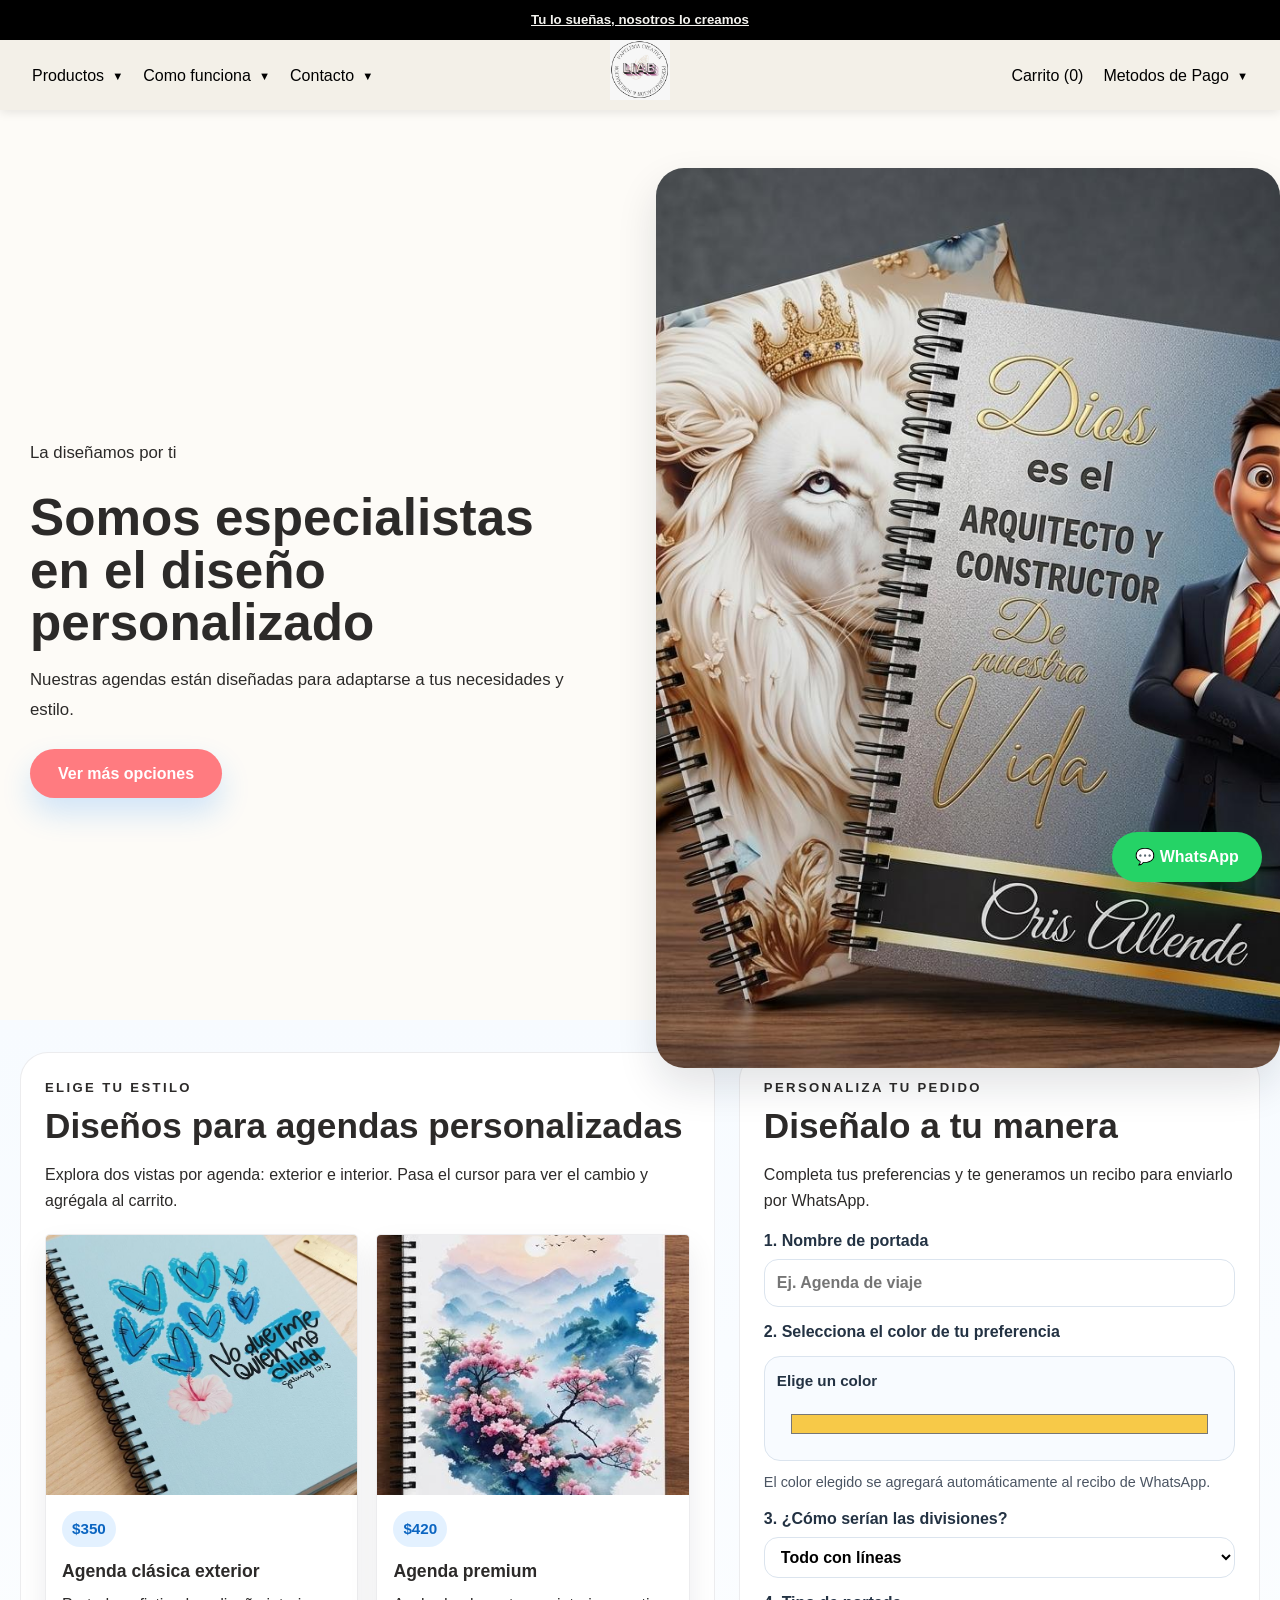
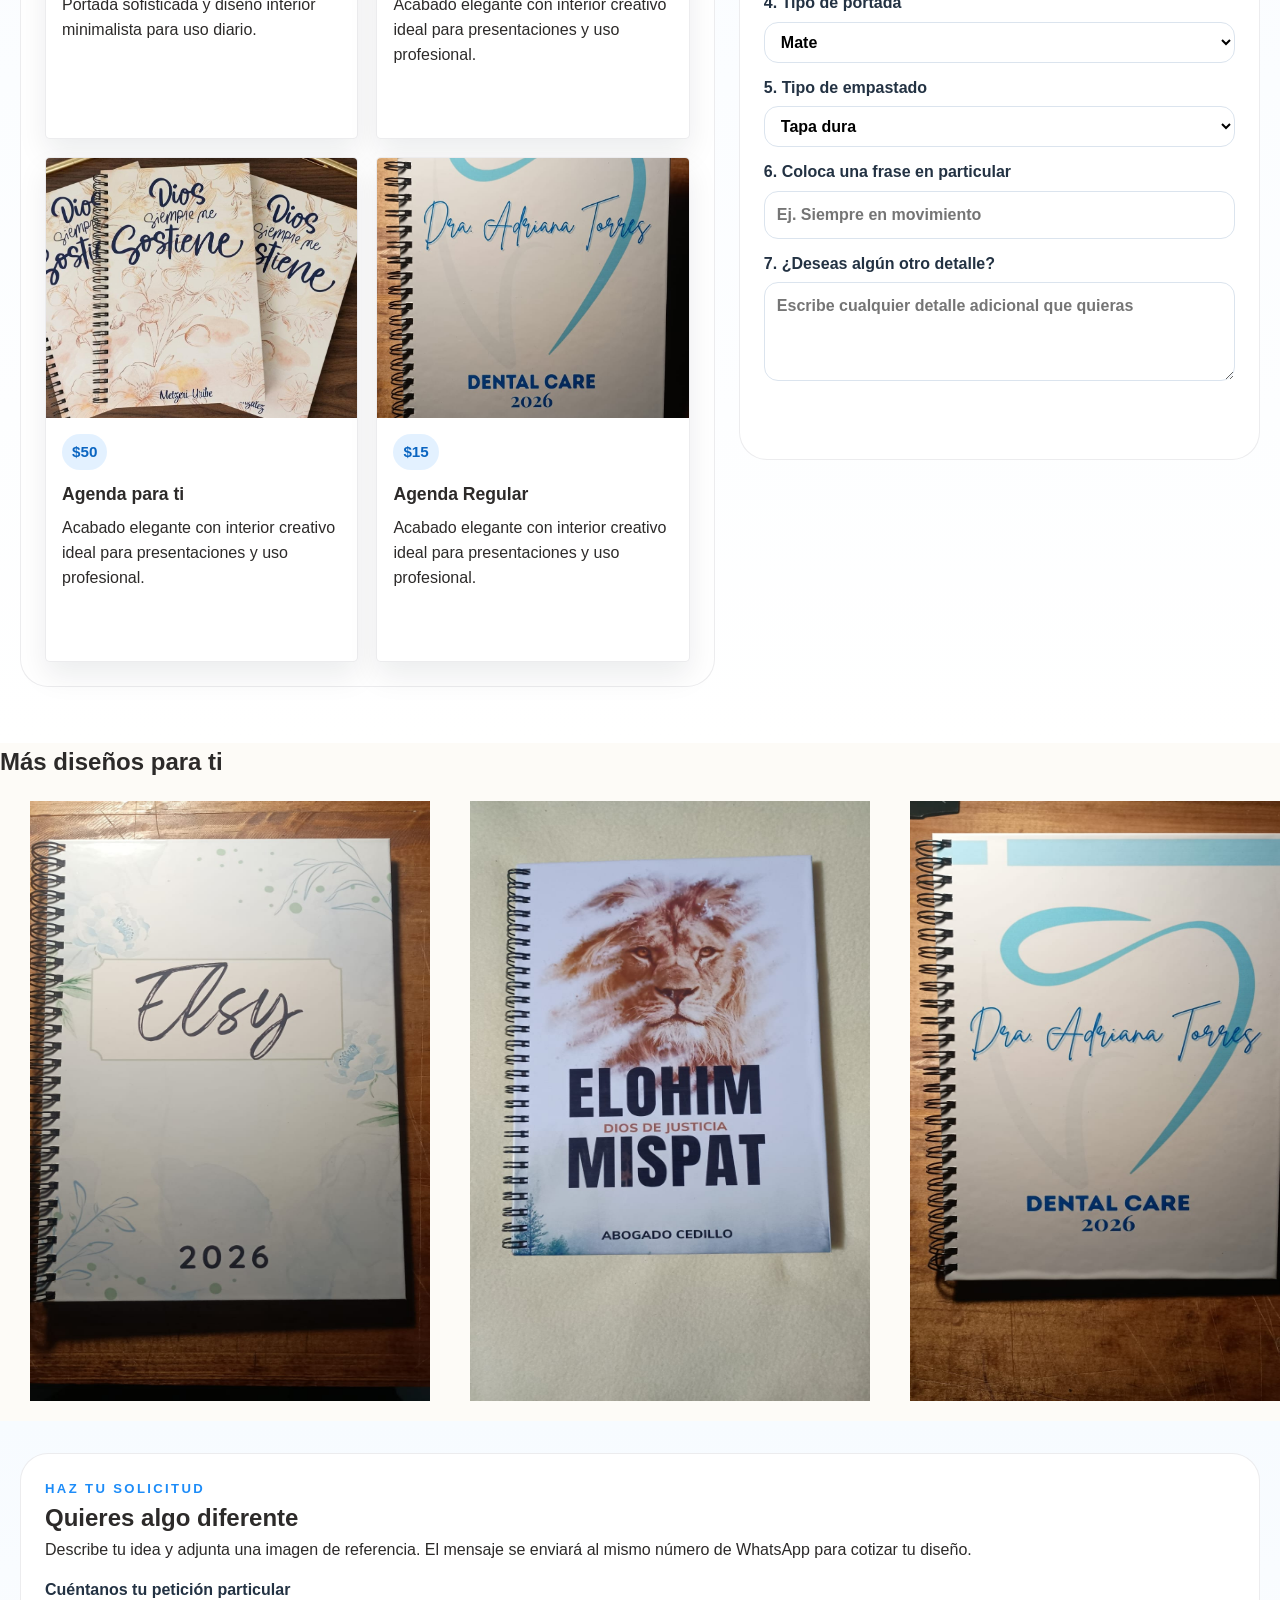
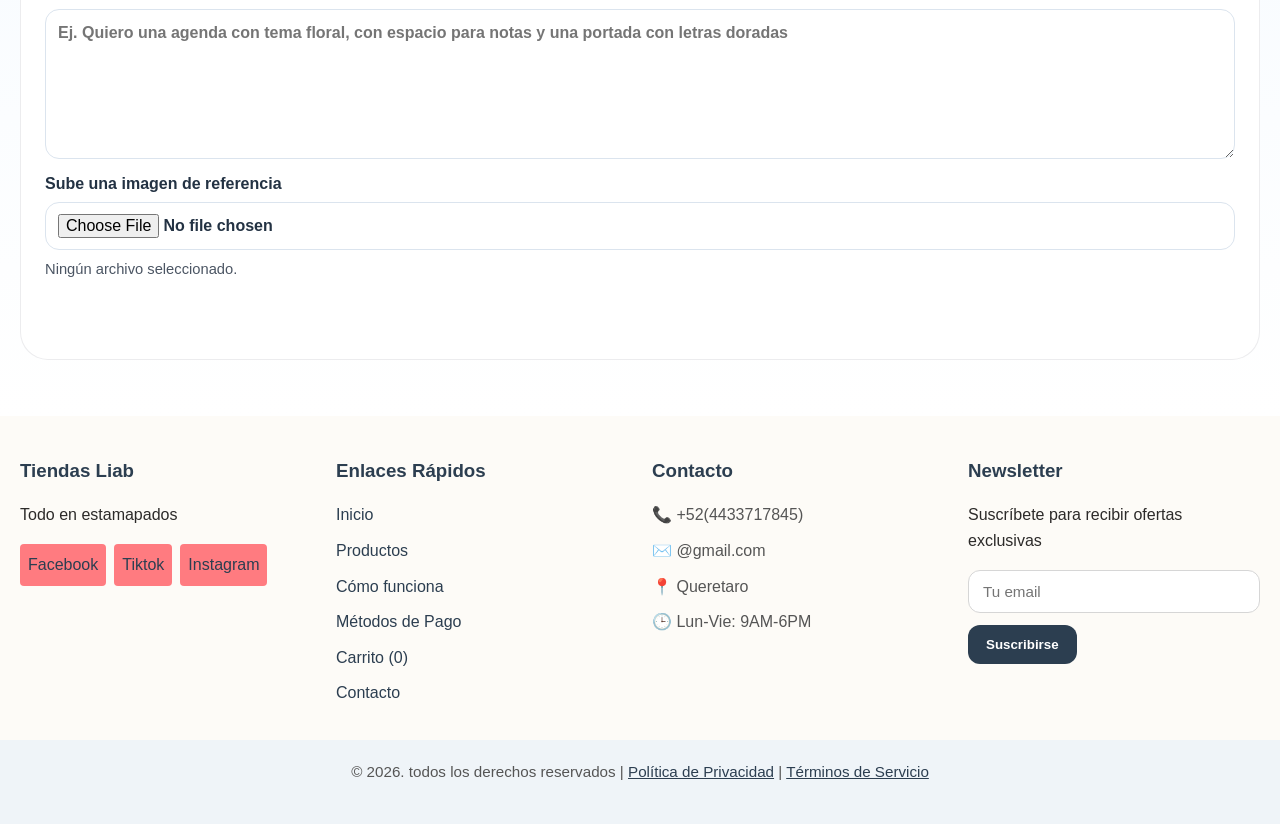
<file: agendas.html>
<!DOCTYPE html>
<html lang="en">
<head>
    <meta charset="UTF-8">
    <meta name="viewport" content="width=device-width, initial-scale=1.0">
    <title>Tienda Liab-Agendas</title>
    <link rel="stylesheet" href="style.css">
    <link rel="icon" type="image/x-icon" href="imagen/logo tienda.jpeg">
</head>
<body>

    <section class="envio">
        <h5><u>Tu lo sueñas, nosotros lo creamos</u></h5>
    </section>
    <header>
        <nav class="navbar">
            <ul class="nav-menu nav-left">
                <li class="dropdown">
                    <a href="" class="dropdown-toggle">Productos</a>
                    <ul class="dropdown-menu">
                        <li><a href="agendas.html">Agenda</a></li>
                        <li><a href="tazas.html">Tazas y Termos</a></li>
                        <li><a href="bolsos.html">Bolsos  tipo totter</a></li>
                        <li><a href="playeras.html">Playeras</a></li>
                        <li><a href="otras.html">Entres Otras cosas</a></li>
                        
                    </ul>
                </li>

                <li class="dropdown">
                    <a href="" class="dropdown-toggle">Como funciona</a>
                    <ul class="dropdown-menu">
                        <li><a href="#faq">Preguntas frecuentes</a></li>
                        <li><a href="">Cómo comprar</a></li>
                        <li><a href="">Productos</a></li>
                        <li><a href=""></a></li>
                    </ul>
                </li>

                <li class="dropdown">
                    <a href="" class="dropdown-toggle">Contacto</a>
                    <ul class="dropdown-menu">
                        <li><a href="">Productos</a></li>
                        <li><a href="">Redes sociales</a></li>
                        <li><a href="">Contactanos</a></li>
                    </ul>
                </li>
            </ul>

            <button class="menu-toggle" aria-label="Abrir menú">☰</button>

            <div class="nav-logo">
                <a href="index.html"><img src="imagen/logo tienda.jpeg" alt=""></a>
            </div>

            <ul class="nav-menu nav-right">
                <li class="dropdown">
                    <a href="#carrito" onclick="mostrarCarrito()"><i class="fas fa-shopping-cart"></i> Carrito <span id="cart-count" class="cart-count">0</span></a></li>
                </li>

                <li class="dropdown">
                    <a href="" class="dropdown-toggle">Metodos de Pago</a>
                    <ul class="dropdown-menu">
                        <li><a href="">Paypal</a></li>
                        <li><a href="">Tarjeta de credito</a></li>
                        <li><a href="">transferencia bancaria</a></li>
                    </ul>
                </li>
            </ul>
        </nav>
    </header>

    <section class="hero" id="inicio">
            <div class="hero-content">
                <p>La diseñamos por ti</p>
                <h1>Somos especialistas en el diseño personalizado</h1>
                <p>Nuestras agendas están diseñadas para adaptarse a tus necesidades y estilo.</p>
                <button type="button" onclick="document.getElementById('diseñalo-a-tu-manera').scrollIntoView({behavior:'smooth'})">Ver más opciones</button>
            </div>
            <div class="hero-image">
                <img src="imagen/portada agendas.jpeg" alt="Portada de agendas">
            </div>
    </section>
    
    <section class="agenda-custom-section" id="diseñalo-a-tu-manera">
        <div class="agenda-layout">
            <article class="agenda-showcase-card">
                <div class="section-heading">
                    <p class="eyebrow">Elige tu estilo</p>
                    <h2>Diseños para agendas personalizadas</h2>
                    <p>Explora dos vistas por agenda: exterior e interior. Pasa el cursor para ver el cambio y agrégala al carrito.</p>
                </div>

                <div class="agenda-cards-grid">
                    <article class="agenda-card">
                        <div class="agenda-visual">
                            <img class="agenda-front" src="imagen/agen1.jpeg" alt="Diseño exterior de agenda">
                            <img class="agenda-back" src="imagen/t1.jpeg" alt="Diseño interior de agenda">
                        </div>
                        <div class="agenda-card-body">
                            <span class="agenda-tag">$350</span>
                            <h3>Agenda clásica exterior</h3>
                            <p>Portada sofisticada y diseño interior minimalista para uso diario.</p>
                            <button type="button" onclick="agregarAlCarrito('Agenda clásica exterior', 35)">Agregar al carrito</button>
                        </div>
                    </article>

                    <article class="agenda-card">
                        <div class="agenda-visual">
                            <img class="agenda-front" src="imagen/agen 2.jpeg" alt="Diseño exterior de agenda premium">
                            <img class="agenda-back" src="imagen/t2.jpeg" alt="Diseño interior de agenda premium">
                        </div>
                        <div class="agenda-card-body">
                            <span class="agenda-tag">$420</span>
                            <h3>Agenda premium</h3>
                            <p>Acabado elegante con interior creativo ideal para presentaciones y uso profesional.</p>
                            <button type="button" onclick="agregarAlCarrito('Agenda premium', 42)">Agregar al carrito</button>
                        </div>
                    </article>
                    <article class="agenda-card">
                        <div class="agenda-visual">
                            <img class="agenda-front" src="imagen/agen 3.jpeg" alt="Diseño exterior de agenda premium">
                            <img class="agenda-back" src="imagen/t3.jpeg" alt="Diseño interior de agenda premium">
                        </div>
                        <div class="agenda-card-body">
                            <span class="agenda-tag">$50</span>
                            <h3>Agenda para ti</h3>
                            <p>Acabado elegante con interior creativo ideal para presentaciones y uso profesional.</p>
                            <button type="button" onclick="agregarAlCarrito('Agenda para ti', 5)">Agregar al carrito</button>
                        </div>
                    </article>
                    <article class="agenda-card">
                        <div class="agenda-visual">
                            <img class="agenda-front" src="imagen/ag4.jpeg" alt="Diseño exterior de agenda premium">
                            <img class="agenda-back" src="imagen/t5.jpeg" alt="Diseño interior de agenda premium">
                        </div>
                        <div class="agenda-card-body">
                            <span class="agenda-tag">$15</span>
                            <h3>Agenda Regular</h3>
                            <p>Acabado elegante con interior creativo ideal para presentaciones y uso profesional.</p>
                            <button type="button" onclick="agregarAlCarrito('Agenda regular', 15)">Agregar al carrito</button>
                        </div>
                    </article>
                </div>
            </article>

            <aside class="agenda-form-card">
                <div class="section-heading">
                    <p class="eyebrow">Personaliza tu pedido</p>
                    <h2>Diseñalo a tu manera</h2>
                    <p>Completa tus preferencias y te generamos un recibo para enviarlo por WhatsApp.</p>
                </div>

                <form id="agenda-personalizada-form" class="custom-form" onsubmit="generarReciboPersonalizado(event)">
                    <label>1. Nombre de portada
                        <input type="text" id="nombre-portada" placeholder="Ej. Agenda de viaje" required>
                    </label>

                    <label>2. Selecciona el color de tu preferencia</label>
                    <div class="color-grid" id="color-grid">
                        <label class="color-picker-card">
                            <span>Elige un color</span>
                            <input type="color" id="color-preferencia-input" value="#F7C948" aria-label="Selector de color">
                        </label>
                    </div>
                    <p class="color-help">El color elegido se agregará automáticamente al recibo de WhatsApp.</p>
                    <input type="hidden" id="color-preferencia" value="#F7C948">

                    <label>3. ¿Cómo serían las divisiones?
                        <select id="tipo-divisiones" required>
                            <option value="Todo con líneas">Todo con líneas</option>
                            <option value="Mitad con líneas y mitad con notas">Mitad con líneas y mitad con notas</option>
                            <option value="Todo con notas">Todo con notas</option>
                        </select>
                    </label>

                    <label>4. Tipo de portada
                        <select id="tipo-portada" required>
                            <option value="Mate">Mate</option>
                            <option value="Brillante">Brillante</option>
                        </select>
                    </label>

                    <label>5. Tipo de empastado
                        <select id="tipo-empastado" required>
                            <option value="Tapa dura">Tapa dura</option>
                            <option value="Tapa brillante">Tapa brillante</option>
                        </select>
                    </label>

                    <label>6. Coloca una frase en particular
                        <input type="text" id="frase-portada" placeholder="Ej. Siempre en movimiento" required>
                    </label>

                    <label>7. ¿Deseas algún otro detalle?
                        <textarea id="detalle-extra" rows="3" placeholder="Escribe cualquier detalle adicional que quieras"></textarea>
                    </label>

                    <button type="submit" class="submit-btn">Enviar recibo por WhatsApp</button>
                </form>
            </aside>
        </div>
    </section>

    <section class="carrusel">
            <h2>Más diseños para ti</h2>
            <div class="carrusel-container">
                <div class="carrusel-track">
                    <div class="carrusel-group">
                        <img src="imagen/ag1.jpeg" alt="Marca 1">
                        <img src="imagen/ag2.jpeg" alt="Marca 2">
                        <img src="imagen/ag4.jpeg" alt="Marca 3">
                        <img src="imagen/ag7.jpeg" alt="marca 4">
                        <img src="imagen/aga10.jpeg" alt="marca 5">
                        <img src="imagen/agen 2.jpeg" alt="marca 6">
                        <img src="imagen/agen 3.jpeg" alt="marca 7">
                        <img src="imagen/agen1.jpeg" alt="marca 8">
                        <img src="imagen/portada agendas.jpeg" alt="marca 9">
                    </div>
                    <div class="carrusel-group" aria-hidden="true">
                        <img src="imagen/ag1.jpeg" alt="Marca 1 copia">
                        <img src="imagen/ag2.jpeg" alt="Marca 2 copia">
                        <img src="imagen/ag4.jpeg" alt="Marca 3 copia">
                        <img src="imagen/ag7.jpeg" alt="marca 4 copia">
                        <img src="imagen/aga10.jpeg" alt="marca 5 copia">
                        <img src="imagen/agen 2.jpeg" alt="marca 6 copia">
                        <img src="imagen/agen 3.jpeg" alt="marca 7 copia">
                        <img src="imagen/agen1.jpeg" alt="marca 8 copia">
                        <img src="imagen/portada agendas.jpeg" alt="marca 9 copia">
                    </div>
                </div>
            </div>
    </section>

    <section class="special-request-section">
        <div class="special-request-card">
            <p class="eyebrow">Haz tu solicitud</p>
            <h2>Quieres algo diferente</h2>
            <p>Describe tu idea y adjunta una imagen de referencia. El mensaje se enviará al mismo número de WhatsApp para cotizar tu diseño.</p>

            <form id="peticion-especial-form" class="custom-form" onsubmit="enviarPeticionEspecial(event)">
                <label>Cuéntanos tu petición particular
                    <textarea id="peticion-texto" rows="5" placeholder="Ej. Quiero una agenda con tema floral, con espacio para notas y una portada con letras doradas" required></textarea>
                </label>

                <label>Sube una imagen de referencia
                    <input type="file" id="peticion-imagen" accept="image/*">
                </label>
                <p id="archivo-seleccionado" class="file-note">Ningún archivo seleccionado.</p>

                <button type="submit" class="submit-btn">Enviar petición por WhatsApp</button>
            </form>
        </div>
    </section>

    <footer class="professional-footer" id="footer">
        <div class="footer-content">
            <div class="footer-section">
                <h3>Tiendas Liab</h3>
                <p>Todo en estamapados</p>
                <div class="social-links">
                    <a href="#" class="social-link">Facebook</a>
                    <a href="#" class="social-link">Tiktok</a>
                    <a href="https://www.instagram.com/liab_sublipaper?utm_source=ig_web_button_share_sheet&igsh=ZDNlZDc0MzIxNw==" class="social-link">Instagram</a>
                </div>
            </div>
            <div class="footer-section">
                <h3>Enlaces Rápidos</h3>
                <ul>
                    <li><a href="">Inicio</a></li>
                    <li><a href="#promociones">Productos</a></li>
                    <li><a href="#damas">Cómo funciona</a></li>
                    <li><a href="#caballeros">Métodos de Pago</a></li>
                    <li><a href="#carrito" onclick="mostrarCarrito()"><i class="fas fa-shopping-cart"></i> Carrito <span id="cart-count" class="cart-count">0</span></a></li>
                    <li><a href="#footer">Contacto</a></li>
                </ul>
            </div>
            <div class="footer-section">
                <h3>Contacto</h3>
                <ul>
                    <li>📞 +52(4433717845)</li>
                    <li>✉️ @gmail.com</li>
                    <li>📍 Queretaro</li>
                    <li>🕒 Lun-Vie: 9AM-6PM</li>
                </ul>
            </div>
            <div class="footer-section">
                <h3>Newsletter</h3>
                <p>Suscríbete para recibir ofertas exclusivas</p>
                <form class="newsletter-form">
                    <input type="email" placeholder="Tu email" required>
                    <button type="submit">Suscribirse</button>
                </form>
            </div>
        </div>
        <div class="footer-bottom">
            <p>&copy; 2026. todos los derechos reservados | <a href="#">Política de Privacidad</a> | <a href="#">Términos de Servicio</a></p>
        </div>
    </footer>

    <div id="carrito-panel">
        <div class="carrito-content">
            <button class="close-carrito" onclick="cerrarCarrito()">×</button>
            <h2>Carrito de Compras</h2>
            <div id="carrito-items"></div>
            <div class="carrito-footer">
                <label for="direccion-envio">Dirección de envío</label>
                <textarea id="direccion-envio" placeholder="Ingresa tu dirección"></textarea>
                <div class="carrito-total" id="carrito-total">$0.00</div>
                <div class="carrito-actions">
                    <button type="button" onclick="generarRecibo()">Enviar por WhatsApp</button>
                    <button type="button" onclick="vaciarCarrito()">Vaciar carrito</button>
                </div>
            </div>
        </div>
    </div>

    <a href="https://wa.me/524433717845?text=Hola%20quiero%20hacer%20una%20compra" class="whatsapp-float" target="_blank" rel="noopener noreferrer">💬 WhatsApp</a>

    <script src="script.js"></script>
</body>
</html>
</file>
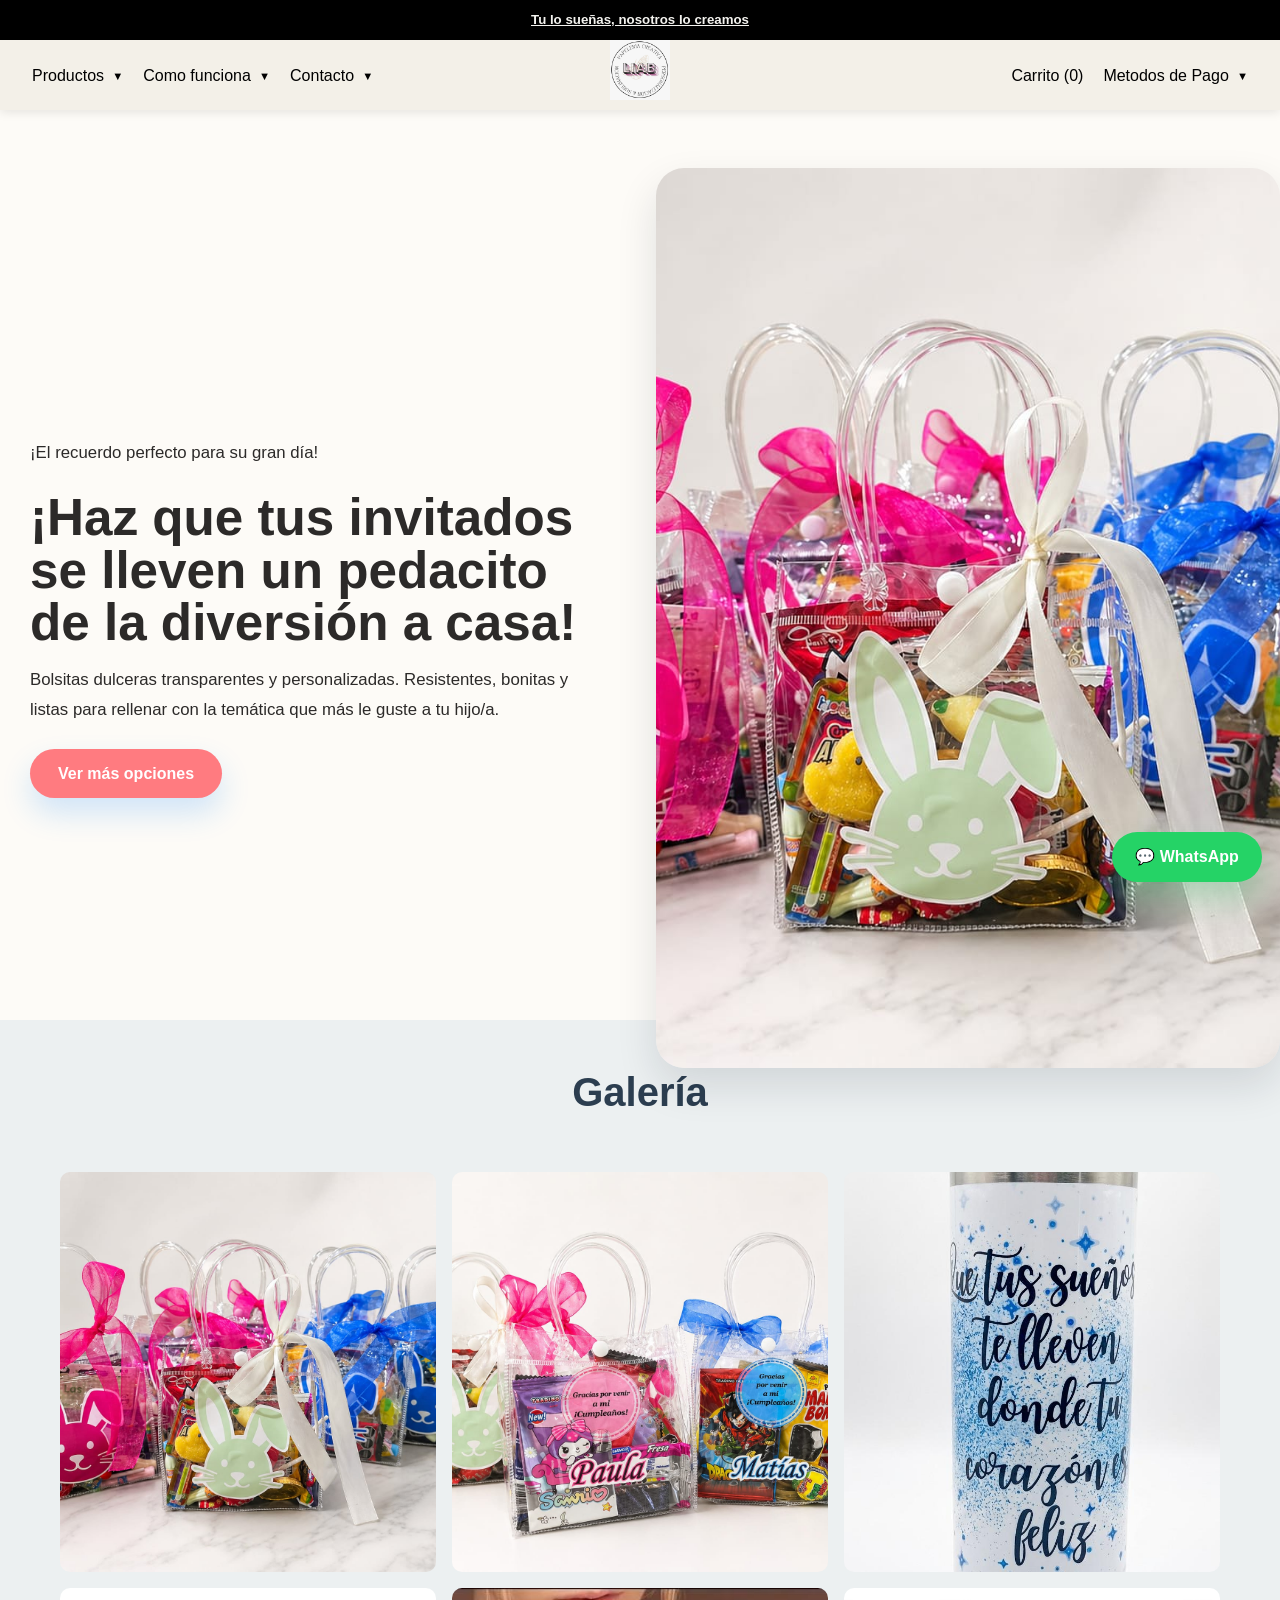
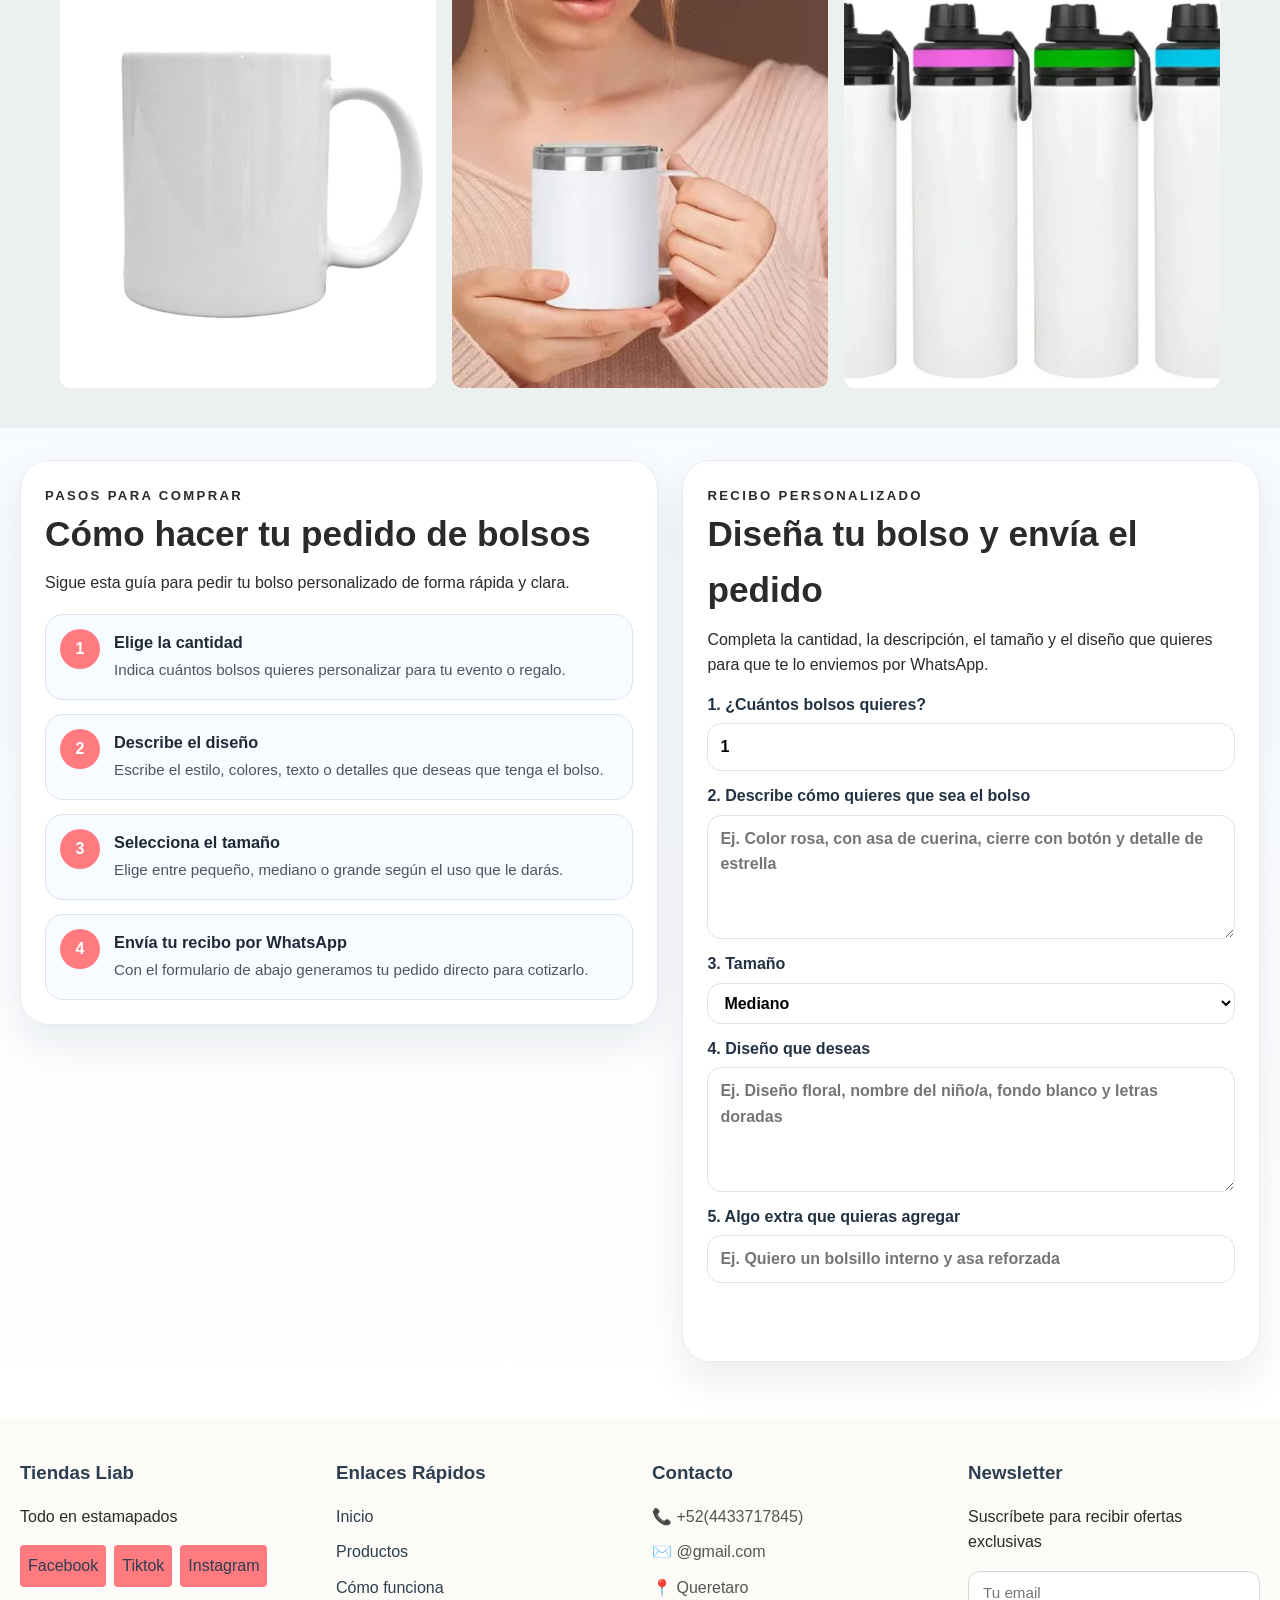
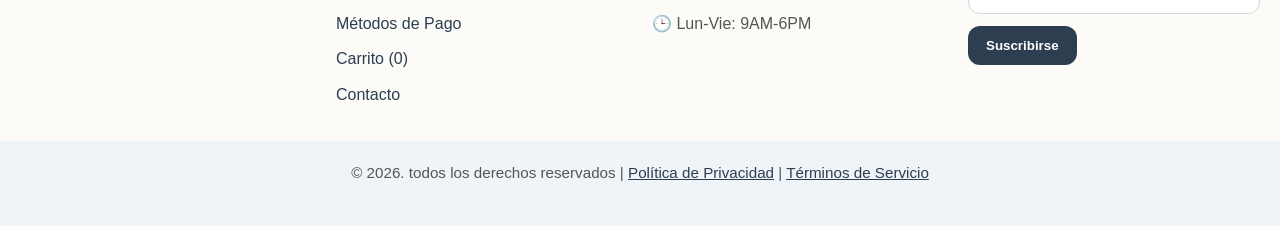
<file: bolsos.html>
<!DOCTYPE html>
<html lang="en">
<head>
    <meta charset="UTF-8">
    <meta name="viewport" content="width=device-width, initial-scale=1.0">
    <title>Tienda Liab-Bolsos</title>
    <link rel="stylesheet" href="style.css">
    <link rel="stylesheet" href="style1.css">
    <link rel="icon" type="image/x-icon" href="imagen/logo tienda.jpeg">
</head>
<body>
    <section class="envio">
        <h5><u>Tu lo sueñas, nosotros lo creamos</u></h5>
    </section>

    <header>
        <nav class="navbar">
            <ul class="nav-menu nav-left">
                <li class="dropdown">
                    <a href="" class="dropdown-toggle">Productos</a>
                    <ul class="dropdown-menu">
                        <li><a href="agendas.html">Agenda</a></li>
                        <li><a href="tazas.html">Tazas y Termos</a></li>
                        <li><a href="bolsos.html">Bolsos  tipo totter</a></li>
                        <li><a href="playeras.html">Playeras</a></li>
                        <li><a href="otras.html">Entres Otras cosas</a></li>
                        
                    </ul>
                </li>

                <li class="dropdown">
                    <a href="" class="dropdown-toggle">Como funciona</a>
                    <ul class="dropdown-menu">
                        <li><a href="#faq">Preguntas frecuentes</a></li>
                        <li><a href="">Cómo comprar</a></li>
                        <li><a href="">Productos</a></li>
                        <li><a href=""></a></li>
                    </ul>
                </li>

                <li class="dropdown">
                    <a href="" class="dropdown-toggle">Contacto</a>
                    <ul class="dropdown-menu">
                        <li><a href="">Productos</a></li>
                        <li><a href="">Redes sociales</a></li>
                        <li><a href="">Contactanos</a></li>
                    </ul>
                </li>
            </ul>

            <button class="menu-toggle" aria-label="Abrir menú">☰</button>

            <div class="nav-logo">
                <a href="index.html"><img src="imagen/logo tienda.jpeg" alt=""></a>
            </div>

            <ul class="nav-menu nav-right">
                <li class="dropdown">
                    <a href="#carrito" onclick="mostrarCarrito()"><i class="fas fa-shopping-cart"></i> Carrito <span id="cart-count" class="cart-count">0</span></a></li>
                </li>

                <li class="dropdown">
                    <a href="" class="dropdown-toggle">Metodos de Pago</a>
                    <ul class="dropdown-menu">
                        <li><a href="">Paypal</a></li>
                        <li><a href="">Tarjeta de credito</a></li>
                        <li><a href="">transferencia bancaria</a></li>
                    </ul>
                </li>
            </ul>
        </nav>
    </header>

    <section class="hero" id="inicio">
            <div class="hero-content">
                <p>¡El recuerdo perfecto para su gran día!</p>
                <h1>¡Haz que tus invitados se lleven un pedacito de la diversión a casa!</h1>
                <p>Bolsitas dulceras transparentes y personalizadas. Resistentes, bonitas y listas para rellenar con la temática que más le guste a tu hijo/a.</p>
                <button type="button" onclick="document.getElementById('diseñalo-a-tu-manera').scrollIntoView({behavior:'smooth'})">Ver más opciones</button>
            </div>
            <div class="hero-image">
                <img src="imagen/bolsa 1.jpeg" alt="Portada bolsa">
            </div>
    </section>

    <section id="gallery">
        <div class="container">
            <h2>Galería</h2>
            <div class="gallery-grid">
                <img src="imagen/bolsa 1.jpeg" alt="bolsa 1">
                <img src="imagen/bolsa 2.jpeg" alt="bolsa 2">
                <img src="imagen/WhatsApp Image 2026-06-10 at 11.39.47 AM.jpeg" alt="bolsa 3">
                <img src="imagen/dis 1.jpg" alt="bolsa 4">
                <img src="imagen/dis 2.jpeg" alt="bolsa 5">
                <img src="imagen/dis 3.jpeg" alt="bolsa 6">
            </div>
        </div>
    </section>

    <section class="playera-steps-section" id="diseñalo-a-tu-manera">
        <div class="playera-layout">
            <article class="playera-card">
                <div class="section-heading">
                    <p class="eyebrow">Pasos para comprar</p>
                    <h2>Cómo hacer tu pedido de bolsos</h2>
                    <p>Sigue esta guía para pedir tu bolso personalizado de forma rápida y clara.</p>
                </div>

                <div class="pasos-grid">
                    <article class="pasos-card">
                        <span class="paso-number">1</span>
                        <div>
                            <h3>Elige la cantidad</h3>
                            <p>Indica cuántos bolsos quieres personalizar para tu evento o regalo.</p>
                        </div>
                    </article>
                    <article class="pasos-card">
                        <span class="paso-number">2</span>
                        <div>
                            <h3>Describe el diseño</h3>
                            <p>Escribe el estilo, colores, texto o detalles que deseas que tenga el bolso.</p>
                        </div>
                    </article>
                    <article class="pasos-card">
                        <span class="paso-number">3</span>
                        <div>
                            <h3>Selecciona el tamaño</h3>
                            <p>Elige entre pequeño, mediano o grande según el uso que le darás.</p>
                        </div>
                    </article>
                    <article class="pasos-card">
                        <span class="paso-number">4</span>
                        <div>
                            <h3>Envía tu recibo por WhatsApp</h3>
                            <p>Con el formulario de abajo generamos tu pedido directo para cotizarlo.</p>
                        </div>
                    </article>
                </div>
            </article>

            <aside class="playera-card">
                <div class="section-heading">
                    <p class="eyebrow">Recibo personalizado</p>
                    <h2>Diseña tu bolso y envía el pedido</h2>
                    <p>Completa la cantidad, la descripción, el tamaño y el diseño que quieres para que te lo enviemos por WhatsApp.</p>
                </div>

                <form id="bolso-personalizado-form" class="custom-form" onsubmit="generarReciboBolso(event)">
                    <label>1. ¿Cuántos bolsos quieres?
                        <input type="number" id="cantidad-bolsos" min="1" value="1" required>
                    </label>

                    <label>2. Describe cómo quieres que sea el bolso
                        <textarea id="descripcion-bolsos" rows="4" placeholder="Ej. Color rosa, con asa de cuerina, cierre con botón y detalle de estrella" required></textarea>
                    </label>

                    <label>3. Tamaño
                        <select id="tamaño-bolsos" required>
                            <option value="Pequeño">Pequeño</option>
                            <option value="Mediano" selected>Mediano</option>
                            <option value="Grande">Grande</option>
                        </select>
                    </label>

                    <label>4. Diseño que deseas
                        <textarea id="diseño-bolsos" rows="4" placeholder="Ej. Diseño floral, nombre del niño/a, fondo blanco y letras doradas" required></textarea>
                    </label>

                    <label>5. Algo extra que quieras agregar
                        <input type="text" id="detalle-extra-bolsos" placeholder="Ej. Quiero un bolsillo interno y asa reforzada">
                    </label>

                    <button type="submit" class="submit-btn">Enviar recibo por WhatsApp</button>
                </form>
            </aside>
        </div>
    </section>

    <footer class="professional-footer" id="footer">
        <div class="footer-content">
            <div class="footer-section">
                <h3>Tiendas Liab</h3>
                <p>Todo en estamapados</p>
                <div class="social-links">
                    <a href="#" class="social-link">Facebook</a>
                    <a href="#" class="social-link">Tiktok</a>
                    <a href="https://www.instagram.com/liab_sublipaper?utm_source=ig_web_button_share_sheet&igsh=ZDNlZDc0MzIxNw==" class="social-link">Instagram</a>
                </div>
            </div>
            <div class="footer-section">
                <h3>Enlaces Rápidos</h3>
                <ul>
                    <li><a href="">Inicio</a></li>
                    <li><a href="#promociones">Productos</a></li>
                    <li><a href="#damas">Cómo funciona</a></li>
                    <li><a href="#caballeros">Métodos de Pago</a></li>
                    <li><a href="#carrito" onclick="mostrarCarrito()"><i class="fas fa-shopping-cart"></i> Carrito <span id="cart-count" class="cart-count">0</span></a></li>
                    <li><a href="#footer">Contacto</a></li>
                </ul>
            </div>
            <div class="footer-section">
                <h3>Contacto</h3>
                <ul>
                    <li>📞 +52(4433717845)</li>
                    <li>✉️ @gmail.com</li>
                    <li>📍 Queretaro</li>
                    <li>🕒 Lun-Vie: 9AM-6PM</li>
                </ul>
            </div>
            <div class="footer-section">
                <h3>Newsletter</h3>
                <p>Suscríbete para recibir ofertas exclusivas</p>
                <form class="newsletter-form">
                    <input type="email" placeholder="Tu email" required>
                    <button type="submit">Suscribirse</button>
                </form>
            </div>
        </div>
        <div class="footer-bottom">
            <p>&copy; 2026. todos los derechos reservados | <a href="#">Política de Privacidad</a> | <a href="#">Términos de Servicio</a></p>
        </div>
    </footer>

    <div id="carrito-panel">
        <div class="carrito-content">
            <button class="close-carrito" onclick="cerrarCarrito()">×</button>
            <h2>Carrito de Compras</h2>
            <div id="carrito-items"></div>
            <div class="carrito-footer">
                <label for="direccion-envio">Dirección de envío</label>
                <textarea id="direccion-envio" placeholder="Ingresa tu dirección"></textarea>
                <div class="carrito-total" id="carrito-total">$0.00</div>
                <div class="carrito-actions">
                    <button type="button" onclick="generarRecibo()">Enviar por WhatsApp</button>
                    <button type="button" onclick="vaciarCarrito()">Vaciar carrito</button>
                </div>
            </div>
        </div>
    </div>

    <a href="https://wa.me/524433717845?text=Hola%20quiero%20hacer%20una%20compra" class="whatsapp-float" target="_blank" rel="noopener noreferrer">💬 WhatsApp</a>

    <script src="script.js"></script>
</body>
</html>
</file>
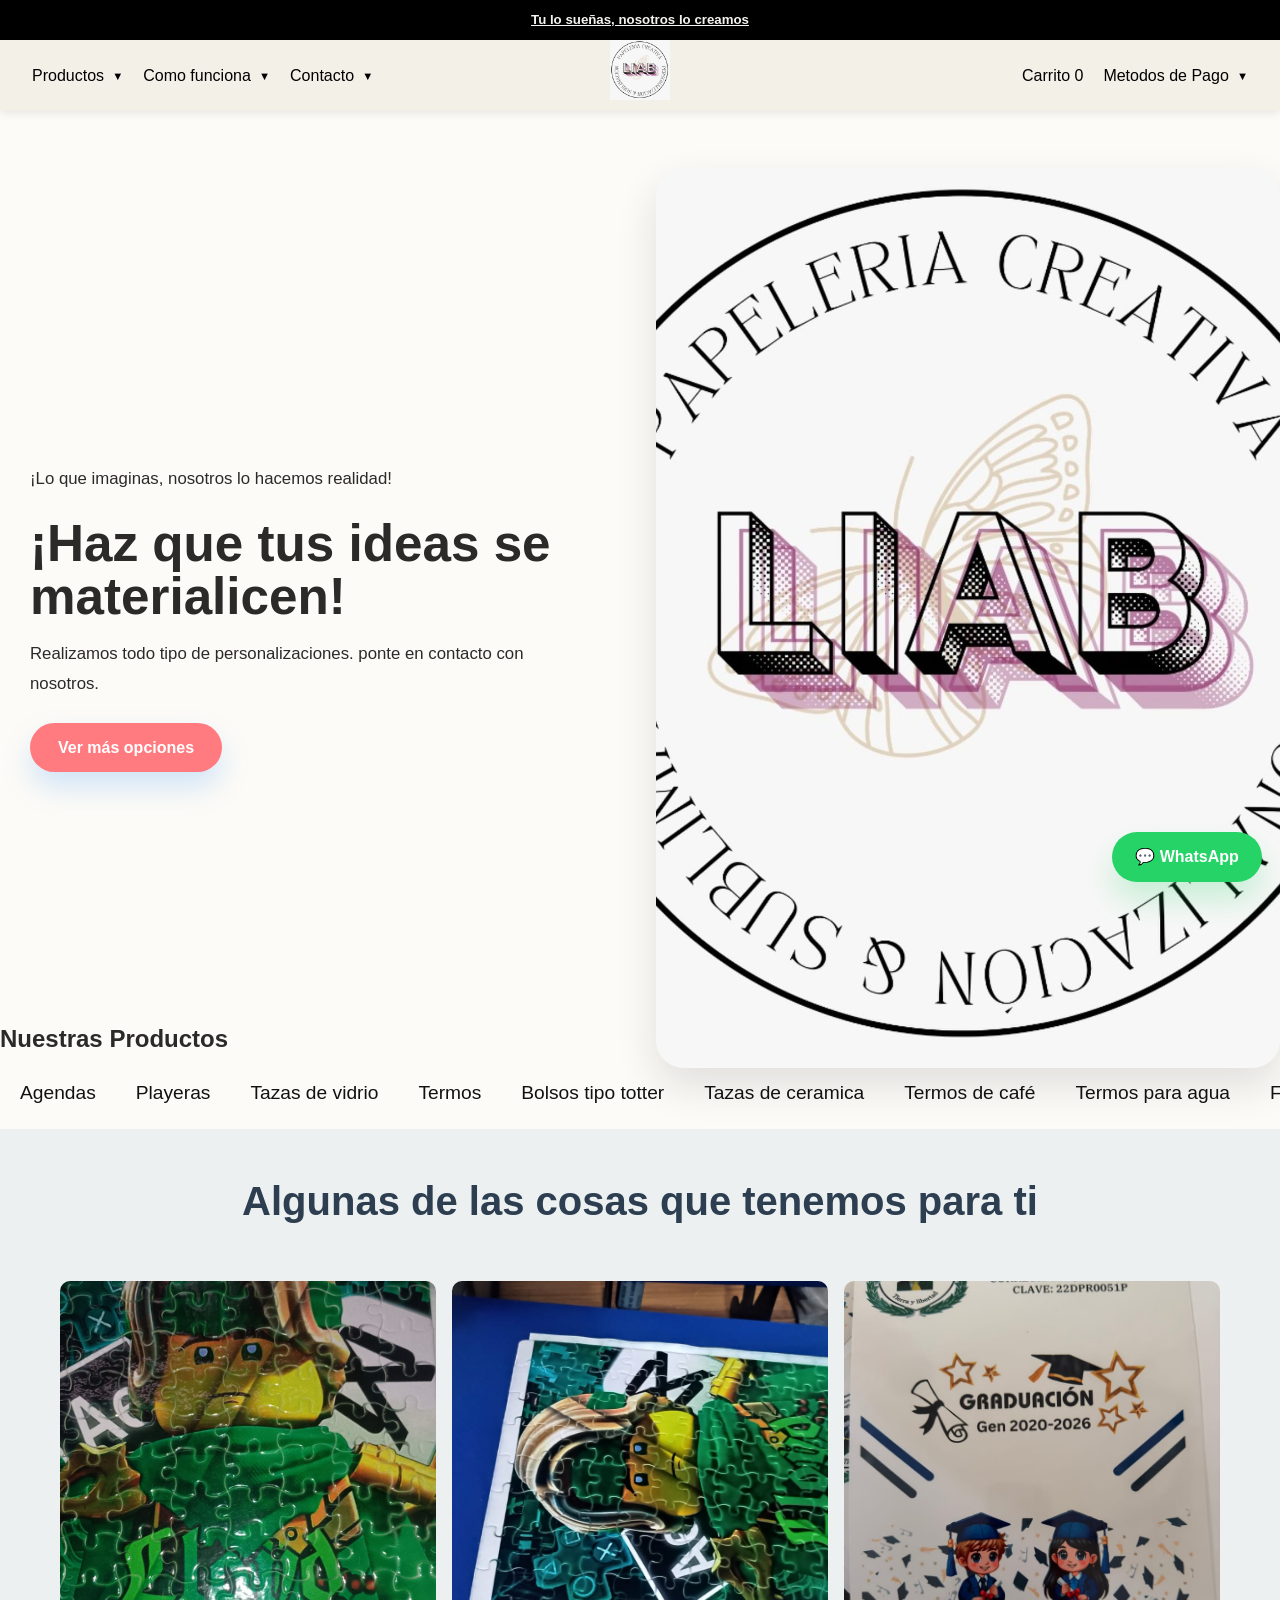
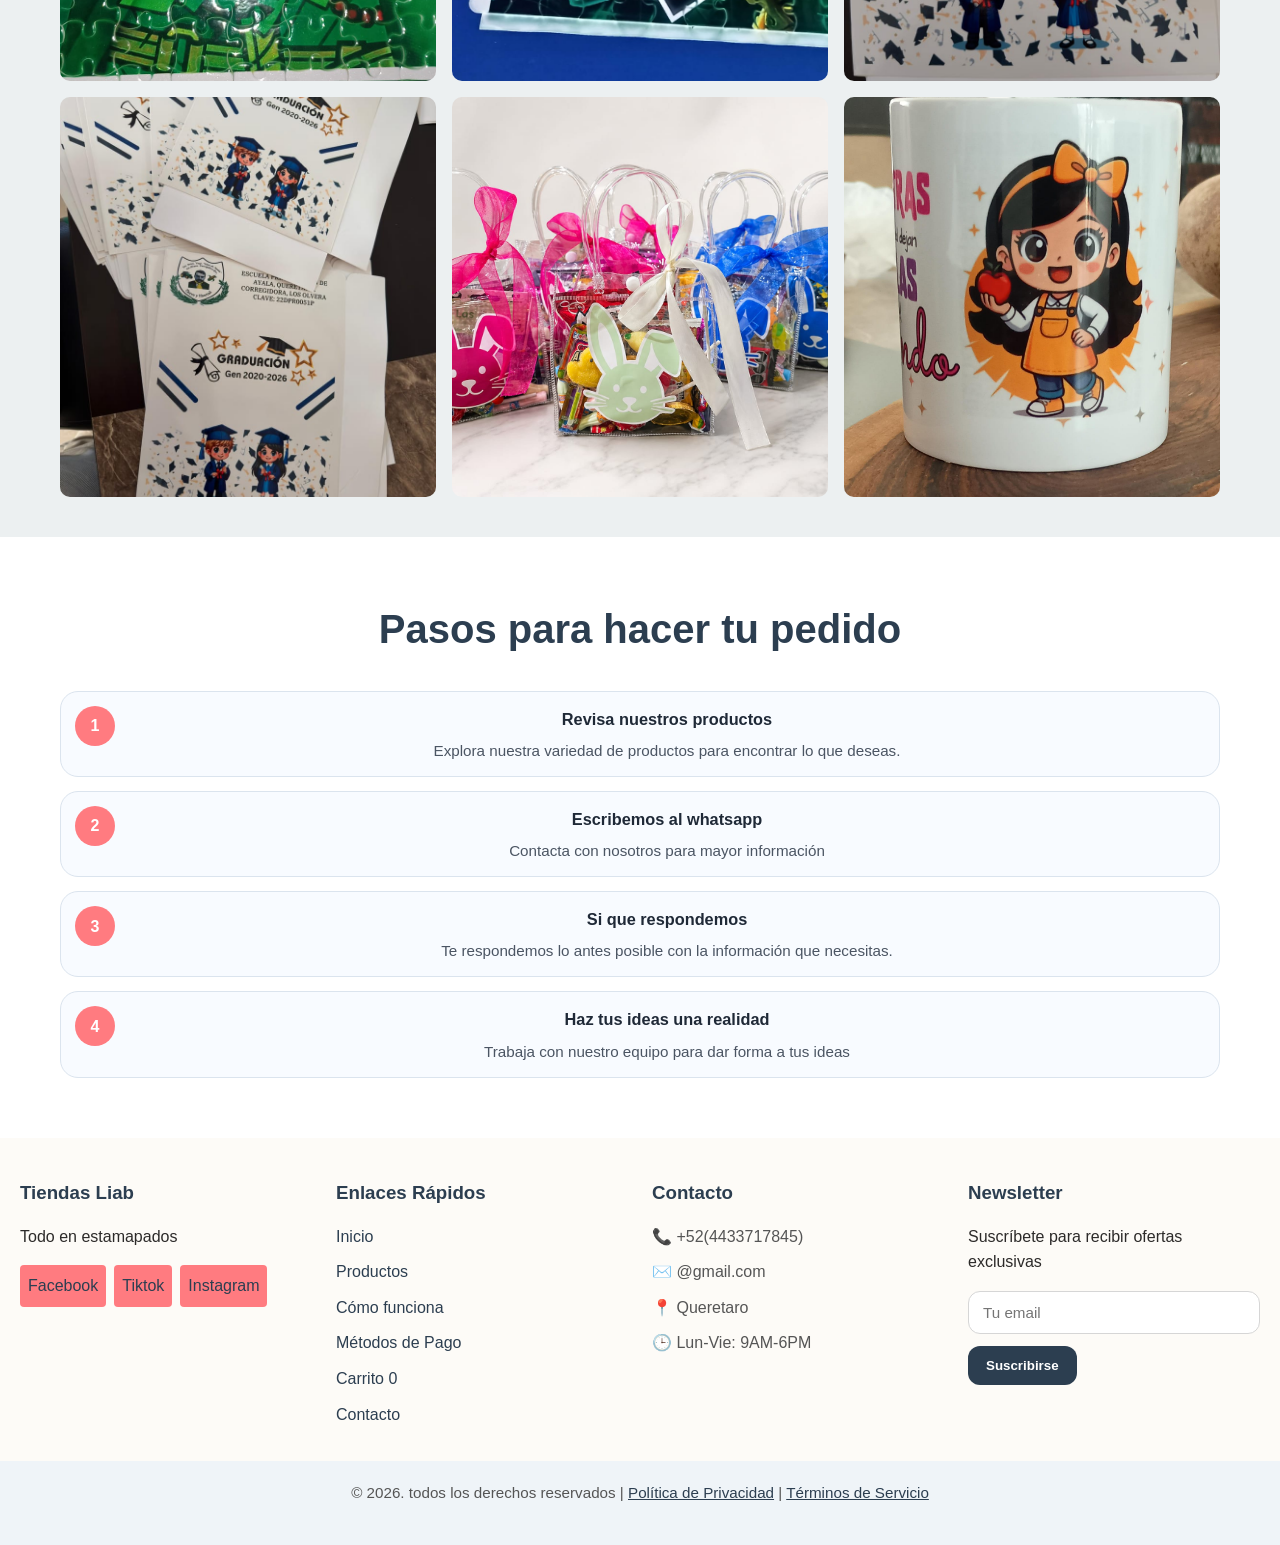
<file: otras.html>
<!DOCTYPE html>
<html lang="en">
<head>
    <meta charset="UTF-8">
    <meta name="viewport" content="width=device-width, initial-scale=1.0">
    <title>Tienda Liab-Otras</title>
    <link rel="stylesheet" href="style.css">
    <link rel="stylesheet" href="style1.css">
    <link rel="icon" type="image/x-icon" href="imagen/logo tienda.jpeg">
</head>
<body>
    <section class="envio">
        <h5><u>Tu lo sueñas, nosotros lo creamos</u></h5>
    </section>

    <header>
        <nav class="navbar">
            <ul class="nav-menu nav-left">
                <li class="dropdown">
                    <a href="" class="dropdown-toggle">Productos</a>
                    <ul class="dropdown-menu">
                        <li><a href="agendas.html">Agenda</a></li>
                        <li><a href="tazas.html">Tazas y Termos</a></li>
                        <li><a href="bolsos.html">Bolsos  tipo totter</a></li>
                        <li><a href="playeras.html">Playeras</a></li>
                        <li><a href="otras.html">Entres Otras cosas</a></li>
                        
                    </ul>
                </li>

                <li class="dropdown">
                    <a href="" class="dropdown-toggle">Como funciona</a>
                    <ul class="dropdown-menu">
                        <li><a href="#faq">Preguntas frecuentes</a></li>
                        <li><a href="">Cómo comprar</a></li>
                        <li><a href="">Productos</a></li>
                        <li><a href=""></a></li>
                    </ul>
                </li>

                <li class="dropdown">
                    <a href="" class="dropdown-toggle">Contacto</a>
                    <ul class="dropdown-menu">
                        <li><a href="">Productos</a></li>
                        <li><a href="">Redes sociales</a></li>
                        <li><a href="">Contactanos</a></li>
                    </ul>
                </li>
            </ul>

            <button class="menu-toggle" aria-label="Abrir menú">☰</button>

            <div class="nav-logo">
                <a href="index.html"><img src="imagen/logo tienda.jpeg" alt=""></a>
            </div>

            <ul class="nav-menu nav-right">
                <li class="dropdown">
                    <a href="#carrito" onclick="mostrarCarrito()"><i class="fas fa-shopping-cart"></i> Carrito <span id="cart-count" class="cart-count">0</span></a></li>
                </li>

                <li class="dropdown">
                    <a href="" class="dropdown-toggle">Metodos de Pago</a>
                    <ul class="dropdown-menu">
                        <li><a href="">Paypal</a></li>
                        <li><a href="">Tarjeta de credito</a></li>
                        <li><a href="">transferencia bancaria</a></li>
                    </ul>
                </li>
            </ul>
        </nav>
    </header>

    <section class="hero" id="inicio">
            <div class="hero-content">
                <p>¡Lo que imaginas, nosotros lo hacemos realidad!</p>
                <h1>¡Haz que tus ideas se materialicen!</h1>
                <p> Realizamos todo tipo de personalizaciones. ponte en contacto con nosotros.</p>
                <button type="button" onclick="document.getElementById('diseñalo-a-tu-manera').scrollIntoView({behavior:'smooth'})">Ver más opciones</button>
            </div>
            <div class="hero-image">
                <img src="imagen/logo tienda.jpeg" alt="Portada">
            </div>
    </section>
    
    <section class="carrusel">
            <h2>Nuestras Productos</h2>
            <div class="carrusel-container">
                <div class="carrusel-track">
                    <div>Agendas</div>
                    <div>Playeras</div>
                    <div>Tazas de vidrio</div>
                    <div>Termos</div>
                    <div>Bolsos tipo totter</div>
                    <div>Tazas de ceramica</div>
                    <div>Termos de café</div>
                    <div>Termos para agua</div>
                    <div>Folder</div>
                    <div>Llaveros</div>
                    <div>Relojes</div>
                    <div>Rompecabezas</div>
                    <div>Entre otras</div>
                </div>
            </div>
    </section>

    <section id="gallery">
        <div class="container">
            <h2>Algunas de las cosas que tenemos para ti</h2>
            <div class="gallery-grid">
                <img src="imagen/rompe 1.jpeg" alt="bolsa 1">
                <img src="imagen/rompe 2.jpeg" alt="bolsa 2">
                <img src="imagen/sobre 1.jpeg" alt="bolsa 3">
                <img src="imagen/sobre 2.jpeg" alt="bolsa 4">
                <img src="imagen/bolsa 1.jpeg" alt="bolsa 5">
                <img src="imagen/taza 8.jpeg" alt="bolsa 6">
            </div>
        </div>
    </section>

    <section class="pasos1">
        <div class="container">
            <h2>Pasos para hacer tu pedido</h2>
            <div class="pasos-grid">
                <article class="pasos-card">
                    <span class="paso-number">1</span>
                    <div class="pasos-card-content">
                        <h3>Revisa nuestros productos</h3>
                        <p>Explora nuestra variedad de productos para encontrar lo que deseas.</p>
                    </div>
                </article>
                <article class="pasos-card">
                    <span class="paso-number">2</span>
                    <div class="pasos-card-content">
                        <h3>Escribemos al whatsapp</h3>
                        <p>Contacta con nosotros para mayor información</p>
                    </div>
                </article>
                <article class="pasos-card">
                    <span class="paso-number">3</span>
                    <div class="pasos-card-content">
                        <h3>Si que respondemos</h3>
                        <p>Te respondemos lo antes posible con la información que necesitas.</p>
                    </div>
                </article>
                <article class="pasos-card">
                    <span class="paso-number">4</span>
                    <div class="pasos-card-content">
                        <h3>Haz tus ideas una realidad</h3>
                        <p>Trabaja con nuestro equipo para dar forma a tus ideas</p>
                    </div>
                </article>
                
            </div>
        </div>
    </section>

    <footer class="professional-footer" id="footer">
        <div class="footer-content">
            <div class="footer-section">
                <h3>Tiendas Liab</h3>
                <p>Todo en estamapados</p>
                <div class="social-links">
                    <a href="#" class="social-link">Facebook</a>
                    <a href="#" class="social-link">Tiktok</a>
                    <a href="https://www.instagram.com/liab_sublipaper?utm_source=ig_web_button_share_sheet&igsh=ZDNlZDc0MzIxNw==" class="social-link">Instagram</a>
                </div>
            </div>
            <div class="footer-section">
                <h3>Enlaces Rápidos</h3>
                <ul>
                    <li><a href="">Inicio</a></li>
                    <li><a href="#promociones">Productos</a></li>
                    <li><a href="#damas">Cómo funciona</a></li>
                    <li><a href="#caballeros">Métodos de Pago</a></li>
                    <li><a href="#carrito" onclick="mostrarCarrito()"><i class="fas fa-shopping-cart"></i> Carrito <span id="cart-count" class="cart-count">0</span></a></li>
                    <li><a href="#footer">Contacto</a></li>
                </ul>
            </div>
            <div class="footer-section">
                <h3>Contacto</h3>
                <ul>
                    <li>📞 +52(4433717845)</li>
                    <li>✉️ @gmail.com</li>
                    <li>📍 Queretaro</li>
                    <li>🕒 Lun-Vie: 9AM-6PM</li>
                </ul>
            </div>
            <div class="footer-section">
                <h3>Newsletter</h3>
                <p>Suscríbete para recibir ofertas exclusivas</p>
                <form class="newsletter-form">
                    <input type="email" placeholder="Tu email" required>
                    <button type="submit">Suscribirse</button>
                </form>
            </div>
        </div>
        <div class="footer-bottom">
            <p>&copy; 2026. todos los derechos reservados | <a href="#">Política de Privacidad</a> | <a href="#">Términos de Servicio</a></p>
        </div>
    </footer>

    <a href="https://wa.me/524433717845?text=Hola%20quiero%20hacer%20una%20compra" class="whatsapp-float" target="_blank" rel="noopener noreferrer">💬 WhatsApp</a>



    
</body>
</html>
</file>
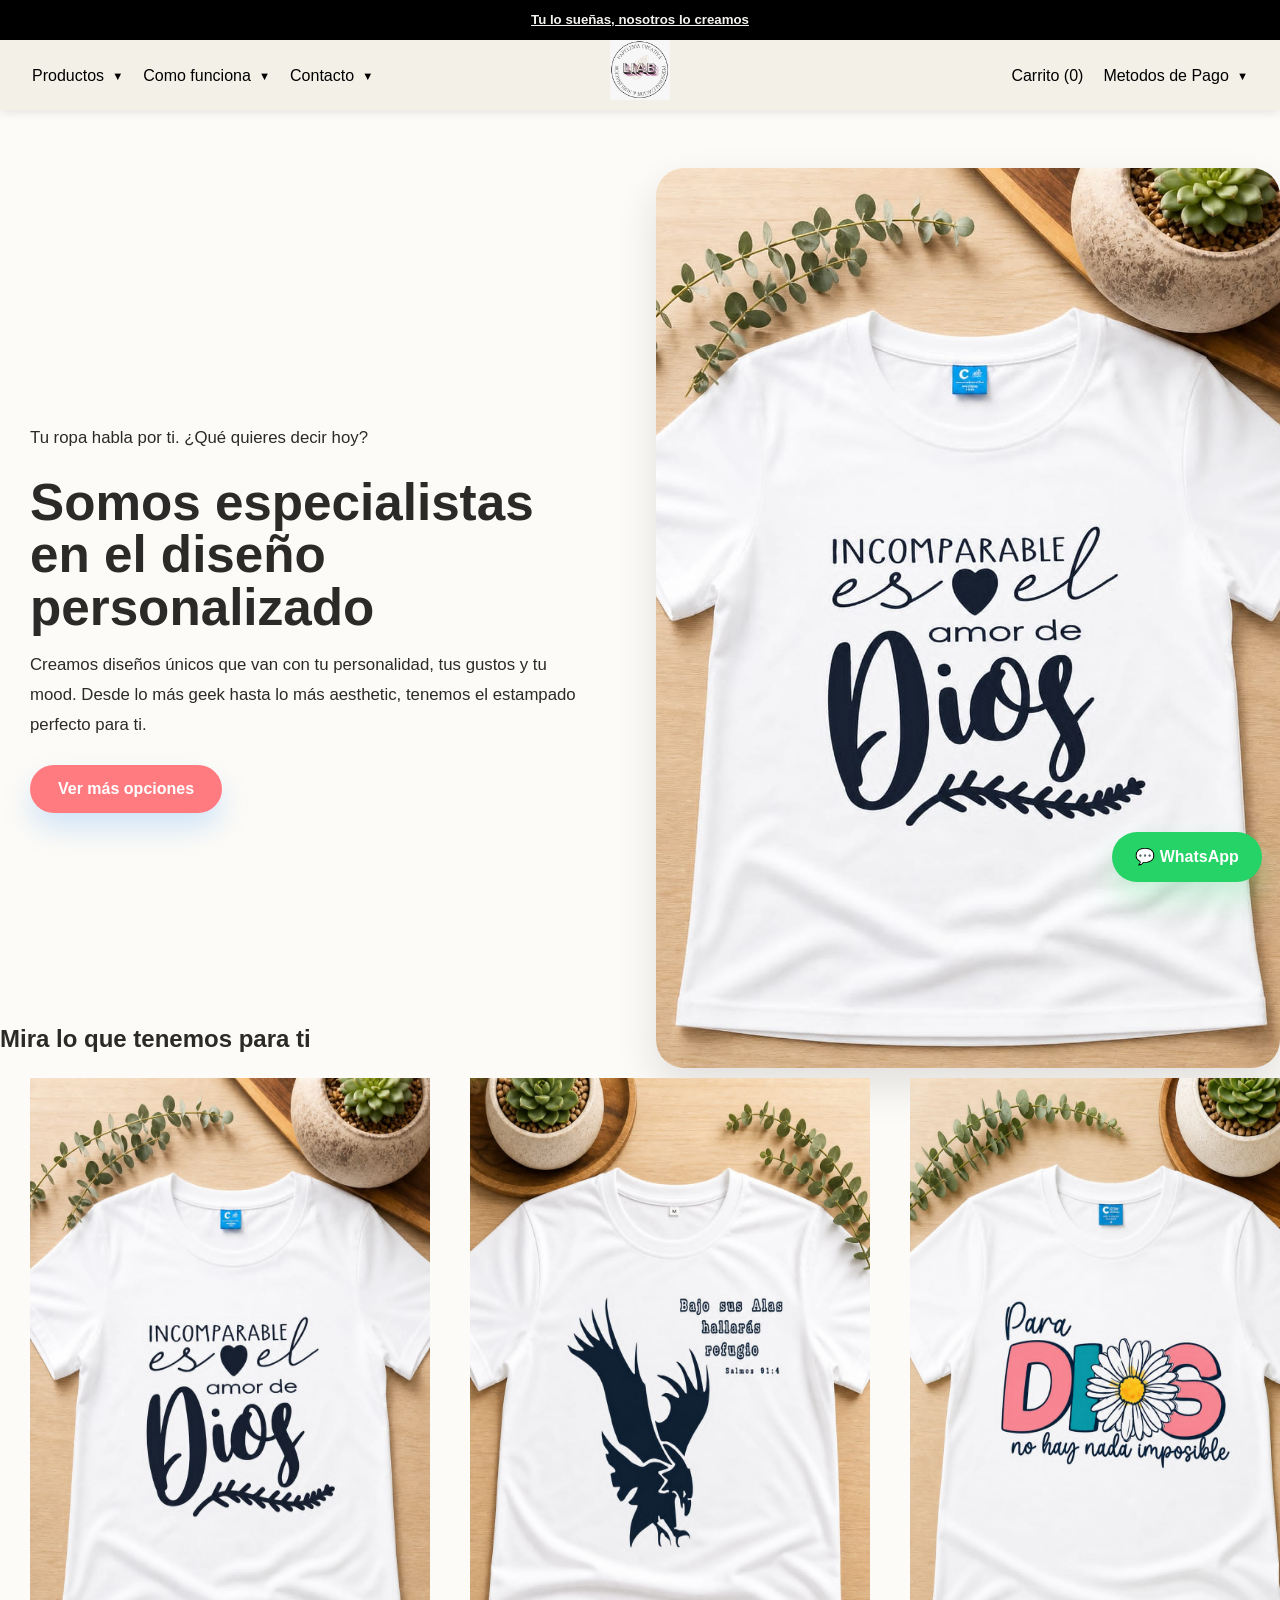
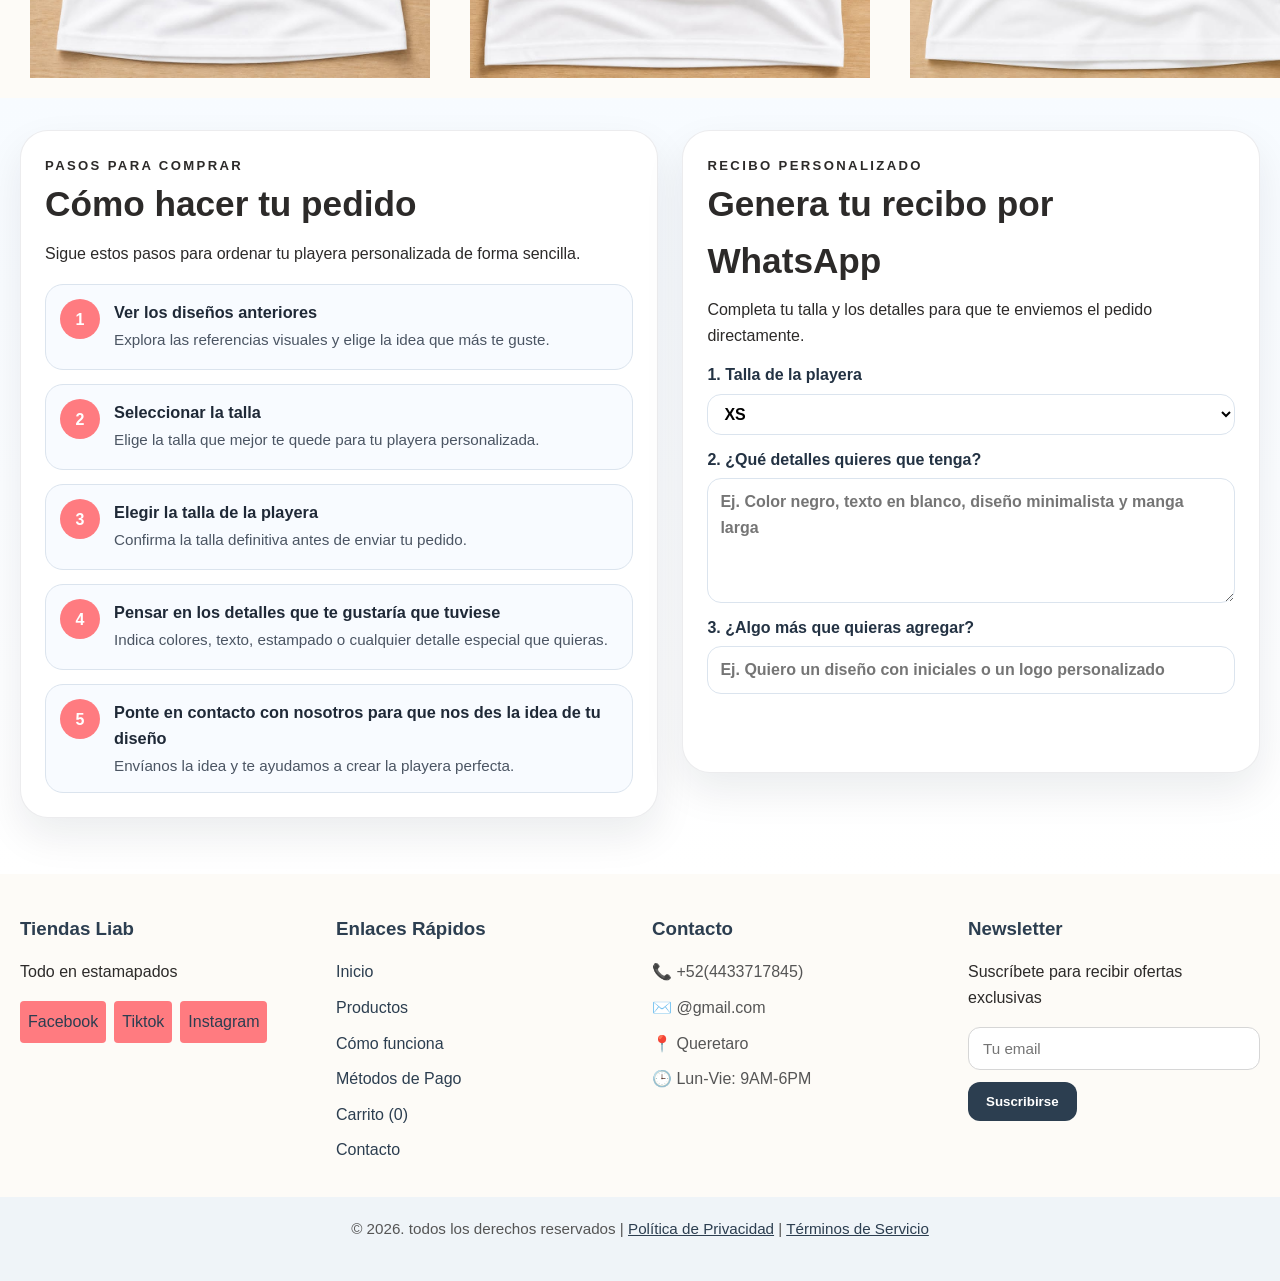
<file: playeras.html>
<!DOCTYPE html>
<html lang="en">
<head>
    <meta charset="UTF-8">
    <meta name="viewport" content="width=device-width, initial-scale=1.0">
    <title>Tienda Liab-Playeras</title>
    <link rel="stylesheet" href="style.css">
    <link rel="stylesheet" href="style1.css">
    <link rel="icon" type="image/x-icon" href="imagen/logo tienda.jpeg">
</head>
<body>
    <section class="envio">
        <h5><u>Tu lo sueñas, nosotros lo creamos</u></h5>
    </section>

    <header>
        <nav class="navbar">
            <ul class="nav-menu nav-left">
                <ul class="dropdown">
                    <a href="" class="dropdown-toggle">Productos</a>
                    <ul class="dropdown-menu">
                        <li><a href="agendas.html">Agenda</a></li>
                        <li><a href="tazas.html">Tazas y Termos</a></li>
                        <li><a href="bolsos.html">Bolsos  tipo totter</a></li>
                        <li><a href="playeras.html">Playeras</a></li>
                        <li><a href="otras.html">Entres Otras cosas</a></li>
                        
                    </ul>
                </ul>
            

                <li class="dropdown">
                    <a href="" class="dropdown-toggle">Como funciona</a>
                    <ul class="dropdown-menu">
                        <li><a href="#faq">Preguntas frecuentes</a></li>
                        <li><a href="">Cómo comprar</a></li>
                        <li><a href="">Productos</a></li>
                        <li><a href=""></a></li>
                    </ul>
                </li>

                <li class="dropdown">
                    <a href="" class="dropdown-toggle">Contacto</a>
                    <ul class="dropdown-menu">
                        <li><a href="">Productos</a></li>
                        <li><a href="">Redes sociales</a></li>
                        <li><a href="">Contactanos</a></li>
                    </ul>
                </li>
            </ul>

            <button class="menu-toggle" aria-label="Abrir menú">☰</button>

            <div class="nav-logo">
                <a href="index.html"><img src="imagen/logo tienda.jpeg" alt=""></a>
            </div>

            <ul class="nav-menu nav-right">
                <li class="dropdown">
                    <a href="#carrito" onclick="mostrarCarrito()"><i class="fas fa-shopping-cart"></i> Carrito <span id="cart-count" class="cart-count">0</span></a></li>
                </li>

                <li class="dropdown">
                    <a href="" class="dropdown-toggle">Metodos de Pago</a>
                    <ul class="dropdown-menu">
                        <li><a href="">Paypal</a></li>
                        <li><a href="">Tarjeta de credito</a></li>
                        <li><a href="">transferencia bancaria</a></li>
                    </ul>
                </li>
            </ul>
        </nav>
    </header>

    <section class="hero" id="inicio">
            <div class="hero-content">
                <p>Tu ropa habla por ti. ¿Qué quieres decir hoy?</p>
                <h1>Somos especialistas en el diseño personalizado</h1>
                <p> Creamos diseños únicos que van con tu personalidad, tus gustos y tu mood. Desde lo más geek hasta lo más aesthetic, tenemos el estampado perfecto para ti.</p>
                <button type="button" onclick="document.getElementById('diseñalo-a-tu-manera').scrollIntoView({behavior:'smooth'})">Ver más opciones</button>
            </div>
            <div class="hero-image">
                <img src="imagen/pla1.jpeg" alt="Portada playeras">
            </div>
    </section>

    <section class="carrusel">
            <h2>Mira lo que tenemos para ti</h2>
            <div class="carrusel-container">
                <div class="carrusel-track">
                    <div class="carrusel-group">
                        <img src="imagen/pla1.jpeg" alt="Marca 1">
                        <img src="imagen/pla2.jpeg" alt="Marca 1">
                        <img src="imagen/pla3.jpeg" alt="Marca 1">
                        <img src="imagen/pla4.jpeg" alt="Marca 1">
                        <img src="imagen/pla5.jpeg" alt="Marca 1">
                        <img src="imagen/pla6.jpeg" alt="Marca 1">                      
                    </div>
                    <div class="carrusel-group" aria-hidden="true">
                        <img src="imagen/pla1.jpeg" alt="Marca 1">
                        <img src="imagen/pla2.jpeg" alt="Marca 1">
                        <img src="imagen/pla3.jpeg" alt="Marca 1">
                        <img src="imagen/pla4.jpeg" alt="Marca 1">
                        <img src="imagen/pla5.jpeg" alt="Marca 1">
                        <img src="imagen/pla6.jpeg" alt="Marca 1">
                    </div>
                </div>
            </div>
    </section>

    <section class="playera-steps-section" id="diseñalo-a-tu-manera">
        <div class="playera-layout">
            <article class="playera-card">
                <div class="section-heading">
                    <p class="eyebrow">Pasos para comprar</p>
                    <h2>Cómo hacer tu pedido</h2>
                    <p>Sigue estos pasos para ordenar tu playera personalizada de forma sencilla.</p>
                </div>

                <div class="pasos-grid">
                    <article class="pasos-card">
                        <span class="paso-number">1</span>
                        <div>
                            <h3>Ver los diseños anteriores</h3>
                            <p>Explora las referencias visuales y elige la idea que más te guste.</p>
                        </div>
                    </article>
                    <article class="pasos-card">
                        <span class="paso-number">2</span>
                        <div>
                            <h3>Seleccionar la talla</h3>
                            <p>Elige la talla que mejor te quede para tu playera personalizada.</p>
                        </div>
                    </article>
                    <article class="pasos-card">
                        <span class="paso-number">3</span>
                        <div>
                            <h3>Elegir la talla de la playera</h3>
                            <p>Confirma la talla definitiva antes de enviar tu pedido.</p>
                        </div>
                    </article>
                    <article class="pasos-card">
                        <span class="paso-number">4</span>
                        <div>
                            <h3>Pensar en los detalles que te gustaría que tuviese</h3>
                            <p>Indica colores, texto, estampado o cualquier detalle especial que quieras.</p>
                        </div>
                    </article>
                    <article class="pasos-card">
                        <span class="paso-number">5</span>
                        <div>
                            <h3>Ponte en contacto con nosotros para que nos des la idea de tu diseño</h3>
                            <p>Envíanos la idea y te ayudamos a crear la playera perfecta.</p>
                        </div>
                    </article>
                </div>
            </article>

            <aside class="playera-card">
                <div class="section-heading">
                    <p class="eyebrow">Recibo personalizado</p>
                    <h2>Genera tu recibo por WhatsApp</h2>
                    <p>Completa tu talla y los detalles para que te enviemos el pedido directamente.</p>
                </div>

                <form id="playera-personalizada-form" class="custom-form" onsubmit="generarReciboPlayera(event)">
                    <label>1. Talla de la playera
                        <select id="talla-playera" required>
                            <option value="XS">XS</option>
                            <option value="S">S</option>
                            <option value="M">M</option>
                            <option value="L">L</option>
                            <option value="XL">XL</option>
                            <option value="XXL">XXL</option>
                        </select>
                    </label>

                    <label>2. ¿Qué detalles quieres que tenga?
                        <textarea id="detalles-playera" rows="4" placeholder="Ej. Color negro, texto en blanco, diseño minimalista y manga larga" required></textarea>
                    </label>

                    <label>3. ¿Algo más que quieras agregar?
                        <input type="text" id="detalle-extra-playera" placeholder="Ej. Quiero un diseño con iniciales o un logo personalizado">
                    </label>

                    <button type="submit" class="submit-btn">Enviar recibo por WhatsApp</button>
                </form>
            </aside>
        </div>
    </section>

    <footer class="professional-footer" id="footer">
        <div class="footer-content">
            <div class="footer-section">
                <h3>Tiendas Liab</h3>
                <p>Todo en estamapados</p>
                <div class="social-links">
                    <a href="#" class="social-link">Facebook</a>
                    <a href="#" class="social-link">Tiktok</a>
                    <a href="https://www.instagram.com/liab_sublipaper?utm_source=ig_web_button_share_sheet&igsh=ZDNlZDc0MzIxNw==" class="social-link">Instagram</a>
                </div>
            </div>
            <div class="footer-section">
                <h3>Enlaces Rápidos</h3>
                <ul>
                    <li><a href="">Inicio</a></li>
                    <li><a href="#promociones">Productos</a></li>
                    <li><a href="#damas">Cómo funciona</a></li>
                    <li><a href="#caballeros">Métodos de Pago</a></li>
                    <li><a href="#carrito" onclick="mostrarCarrito()"><i class="fas fa-shopping-cart"></i> Carrito <span id="cart-count" class="cart-count">0</span></a></li>
                    <li><a href="#footer">Contacto</a></li>
                </ul>
            </div>
            <div class="footer-section">
                <h3>Contacto</h3>
                <ul>
                    <li>📞 +52(4433717845)</li>
                    <li>✉️ @gmail.com</li>
                    <li>📍 Queretaro</li>
                    <li>🕒 Lun-Vie: 9AM-6PM</li>
                </ul>
            </div>
            <div class="footer-section">
                <h3>Newsletter</h3>
                <p>Suscríbete para recibir ofertas exclusivas</p>
                <form class="newsletter-form">
                    <input type="email" placeholder="Tu email" required>
                    <button type="submit">Suscribirse</button>
                </form>
            </div>
        </div>
        <div class="footer-bottom">
            <p>&copy; 2026. todos los derechos reservados | <a href="#">Política de Privacidad</a> | <a href="#">Términos de Servicio</a></p>
        </div>
    </footer>

    <div id="carrito-panel">
        <div class="carrito-content">
            <button class="close-carrito" onclick="cerrarCarrito()">×</button>
            <h2>Carrito de Compras</h2>
            <div id="carrito-items"></div>
            <div class="carrito-footer">
                <label for="direccion-envio">Dirección de envío</label>
                <textarea id="direccion-envio" placeholder="Ingresa tu dirección"></textarea>
                <div class="carrito-total" id="carrito-total">$0.00</div>
                <div class="carrito-actions">
                    <button type="button" onclick="generarRecibo()">Enviar por WhatsApp</button>
                    <button type="button" onclick="vaciarCarrito()">Vaciar carrito</button>
                </div>
            </div>
        </div>
    </div>

    <a href="https://wa.me/524433717845?text=Hola%20quiero%20hacer%20una%20compra" class="whatsapp-float" target="_blank" rel="noopener noreferrer">💬 WhatsApp</a>

    <script src="script.js"></script>
</body>
</html>
</file>
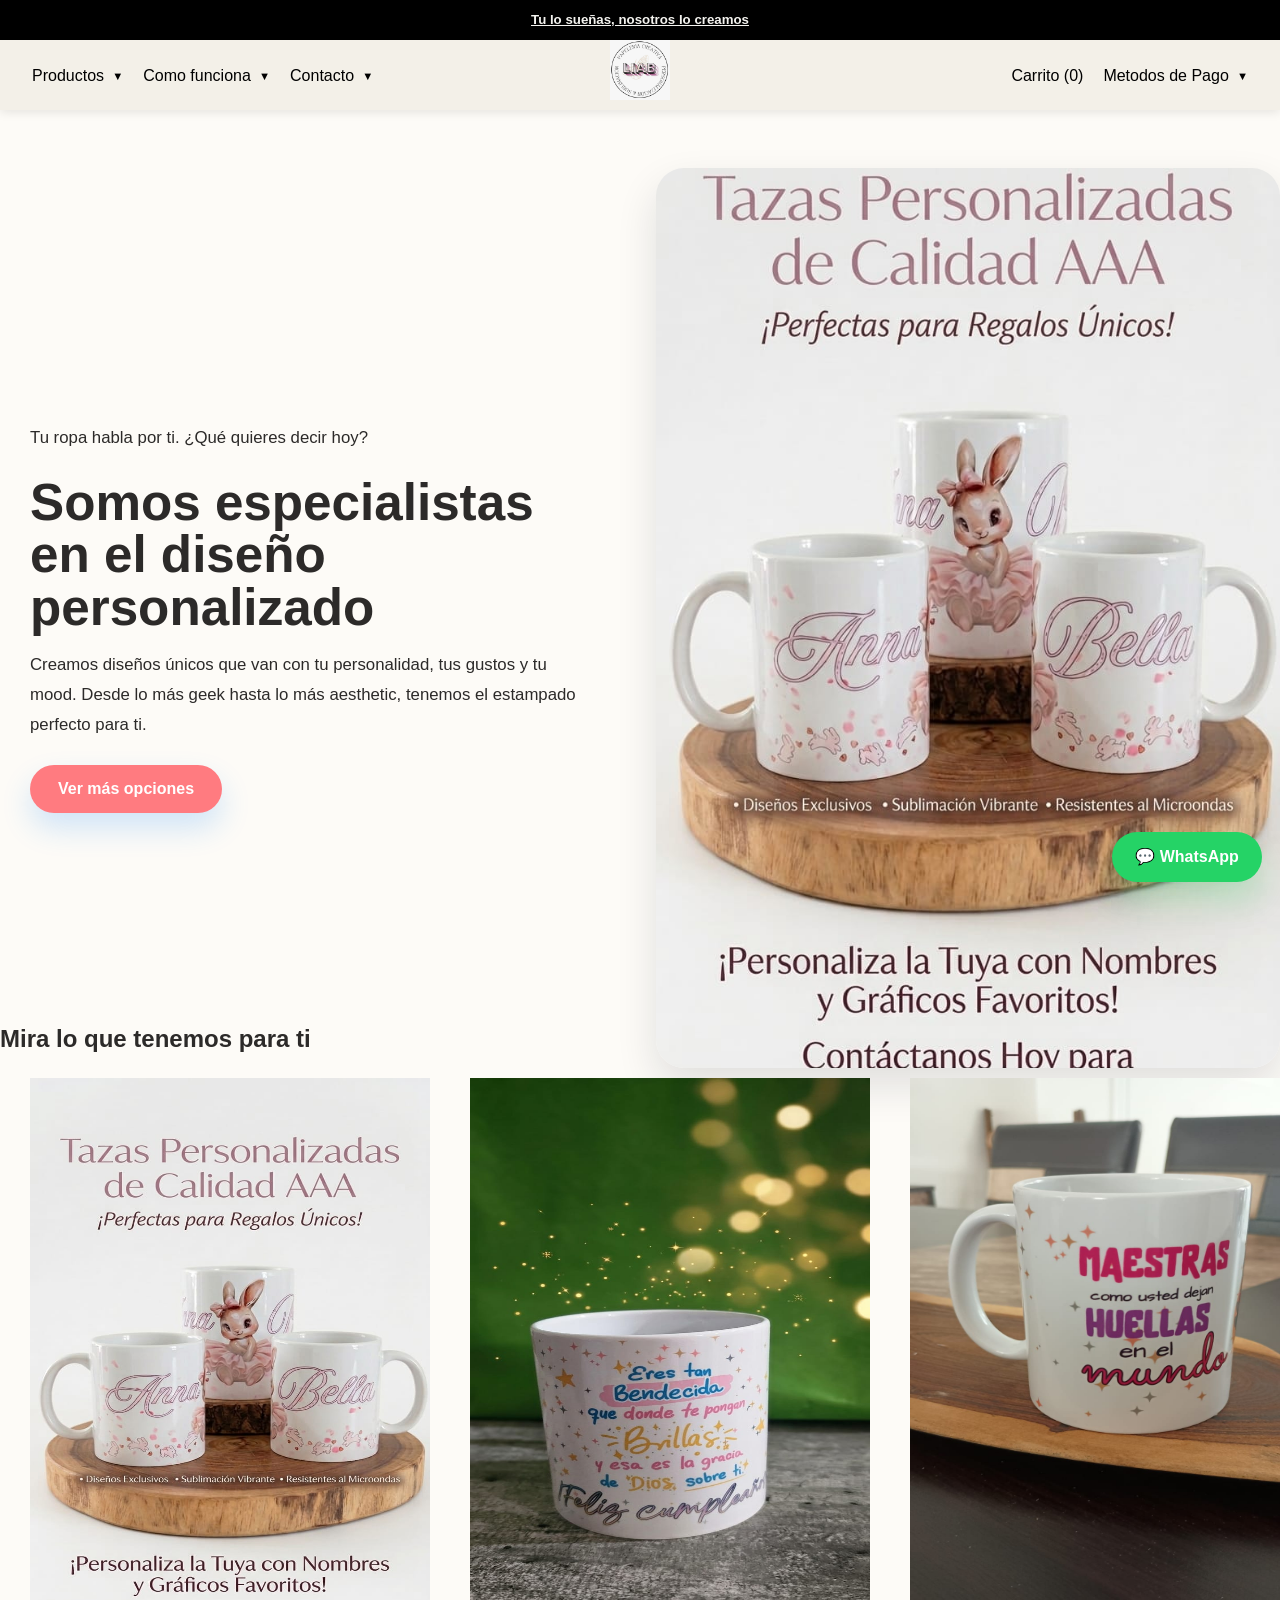
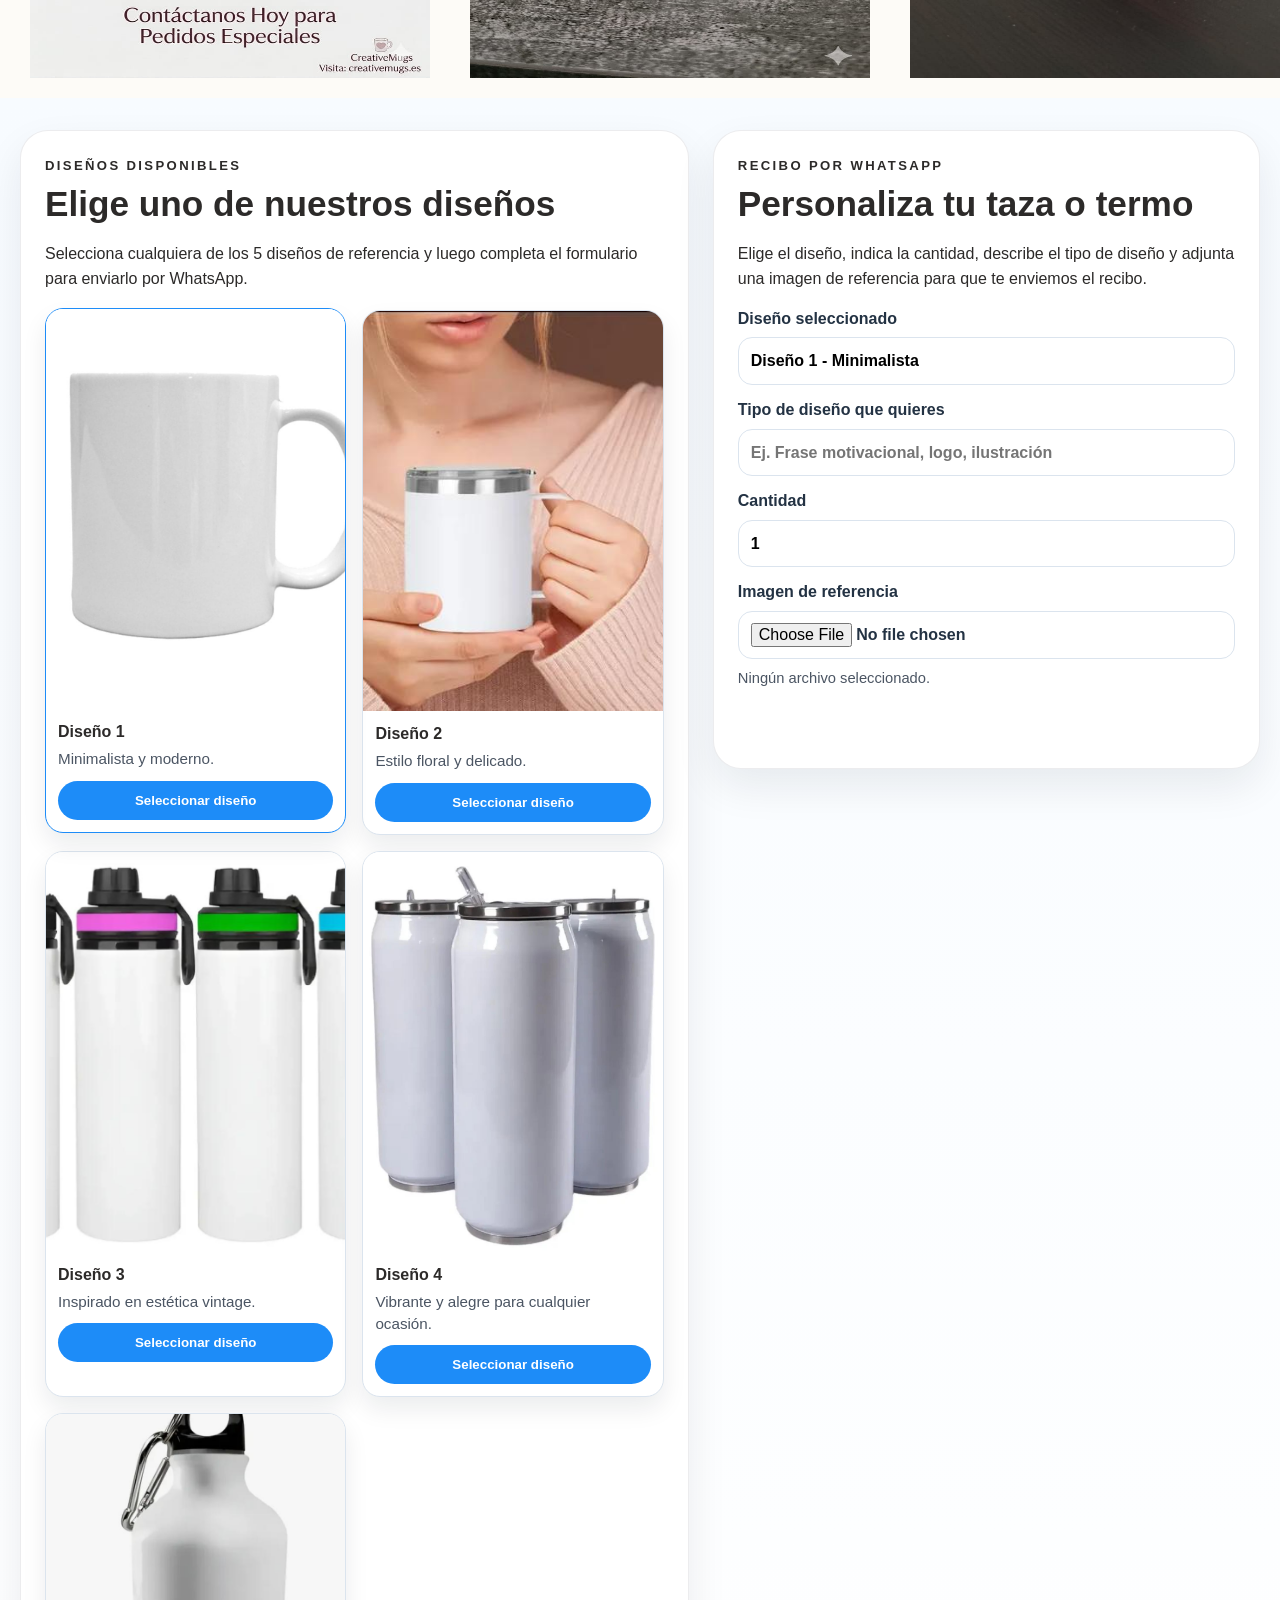
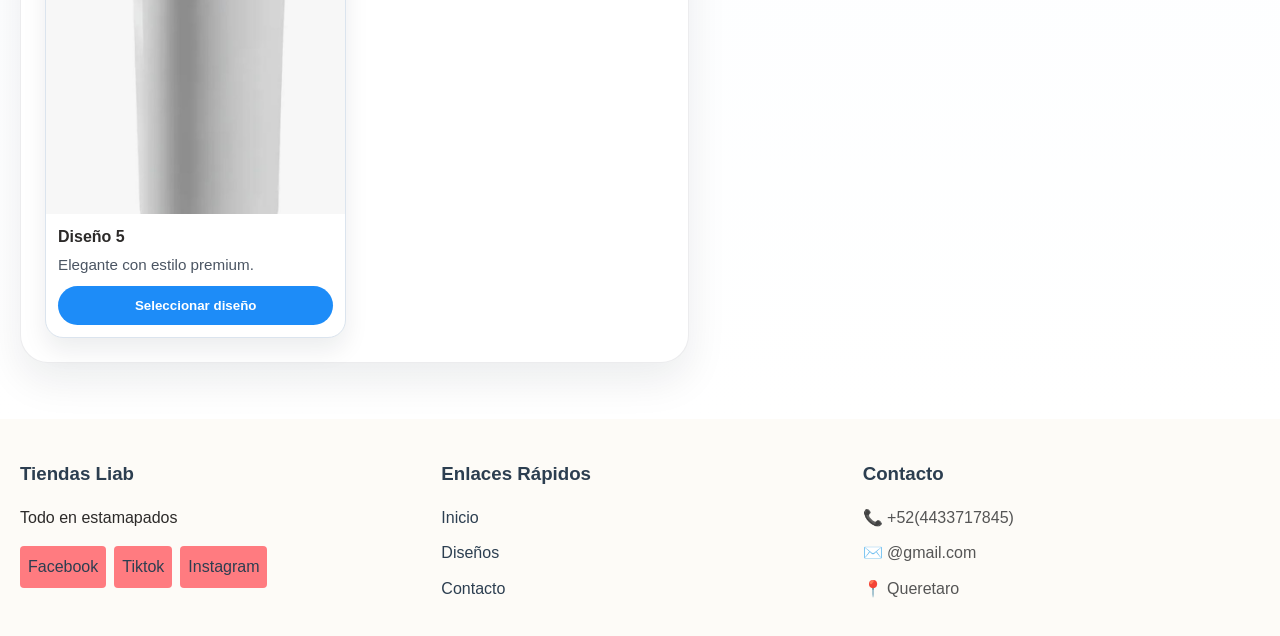
<file: tazas.html>
<!DOCTYPE html>
<html lang="en">
<head>
    <meta charset="UTF-8">
    <meta name="viewport" content="width=device-width, initial-scale=1.0">
    <title>tazas y termos</title>
    <link rel="stylesheet" href="style.css">
    <link rel="stylesheet" href="style1.css">
    <link rel="icon" type="image/x-icon" href="imagen/logo tienda.jpeg">
</head>
<body>
    <section class="envio">
        <h5><u>Tu lo sueñas, nosotros lo creamos</u></h5>
    </section>

    <header>
        <nav class="navbar">
            <ul class="nav-menu nav-left">
                <li class="dropdown">
                    <a href="" class="dropdown-toggle">Productos</a>
                    <ul class="dropdown-menu">
                        <li><a href="agendas.html">Agenda</a></li>
                        <li><a href="tazas.html">Tazas y Termos</a></li>
                        <li><a href="bolsos.html">Bolsos  tipo totter</a></li>
                        <li><a href="playeras.html">Playeras</a></li>
                        <li><a href="otras.html">Entres Otras cosas</a></li>
                        
                    </ul>
                </li>

                <li class="dropdown">
                    <a href="" class="dropdown-toggle">Como funciona</a>
                    <ul class="dropdown-menu">
                        <li><a href="#faq">Preguntas frecuentes</a></li>
                        <li><a href="">Cómo comprar</a></li>
                        <li><a href="">Productos</a></li>
                        <li><a href=""></a></li>
                    </ul>
                </li>

                <li class="dropdown">
                    <a href="" class="dropdown-toggle">Contacto</a>
                    <ul class="dropdown-menu">
                        <li><a href="">Productos</a></li>
                        <li><a href="">Redes sociales</a></li>
                        <li><a href="">Contactanos</a></li>
                    </ul>
                </li>
            </ul>

            <button class="menu-toggle" aria-label="Abrir menú">☰</button>

            <div class="nav-logo">
                <a href="index.html"><img src="imagen/logo tienda.jpeg" alt=""></a>
            </div>

            <ul class="nav-menu nav-right">
                <li class="dropdown">
                    <a href="#carrito" onclick="mostrarCarrito()"><i class="fas fa-shopping-cart"></i> Carrito <span id="cart-count" class="cart-count">0</span></a></li>
                </li>

                <li class="dropdown">
                    <a href="" class="dropdown-toggle">Metodos de Pago</a>
                    <ul class="dropdown-menu">
                        <li><a href="">Paypal</a></li>
                        <li><a href="">Tarjeta de credito</a></li>
                        <li><a href="">transferencia bancaria</a></li>
                    </ul>
                </li>
            </ul>
        </nav>
    </header>
    
    <section class="hero" id="inicio">
            <div class="hero-content">
                <p>Tu ropa habla por ti. ¿Qué quieres decir hoy?</p>
                <h1>Somos especialistas en el diseño personalizado</h1>
                <p> Creamos diseños únicos que van con tu personalidad, tus gustos y tu mood. Desde lo más geek hasta lo más aesthetic, tenemos el estampado perfecto para ti.</p>
                <button type="button" onclick="document.getElementById('diseñalo-a-tu-manera').scrollIntoView({behavior:'smooth'})">Ver más opciones</button>
            </div>
            <div class="hero-image">
                <img src="imagen/taza 1.jpeg" alt="Portada">
            </div>
    </section>

    <section class="carrusel">
            <h2>Mira lo que tenemos para ti</h2>
            <div class="carrusel-container">
                <div class="carrusel-track">
                    <div class="carrusel-group">
                        <img src="imagen/taza 1.jpeg" alt="Marca 1">
                        <img src="imagen/taza 2.jpeg" alt="Marca 1">
                        <img src="imagen/taza 3.jpeg" alt="Marca 1">
                        <img src="imagen/taza 4.jpeg" alt="Marca 1">
                        <img src="imagen/taza 5.jpeg" alt="Marca 1">
                        <img src="imagen/taza 6.jpeg" alt="Marca 1">
                        <img src="imagen/taza 7.jpeg" alt="Marca 1">
                        <img src="imagen/taza 8.jpeg" alt="Marca 1">
                        <img src="imagen/taza 9.jpeg" alt="Marca 1">
                        <img src="imagen/termo 1.jpeg" alt="Marca 1">
                        <img src="imagen/termo 2.jpeg" alt="Marca 1">
                                              
                    </div>
                    <div class="carrusel-group" aria-hidden="true">
                        <img src="imagen/taza 1.jpeg" alt="Marca 1">
                        <img src="imagen/taza 2.jpeg" alt="Marca 1">
                        <img src="imagen/taza 3.jpeg" alt="Marca 1">
                        <img src="imagen/taza 4.jpeg" alt="Marca 1">
                        <img src="imagen/taza 5.jpeg" alt="Marca 1">
                        <img src="imagen/taza 6.jpeg" alt="Marca 1">
                        <img src="imagen/taza 7.jpeg" alt="Marca 1">
                        <img src="imagen/taza 8.jpeg" alt="Marca 1">
                        <img src="imagen/taza 9.jpeg" alt="Marca 1">
                        <img src="imagen/termo 1.jpeg" alt="Marca 1">
                        <img src="imagen/termo 2.jpeg" alt="Marca 1">
                    </div>
                </div>
            </div>
    </section>

    <section class="taza-custom-section" id="diseñalo-a-tu-manera">
        <div class="taza-layout">
            <article class="taza-card">
                <div class="section-heading">
                    <p class="eyebrow">Diseños disponibles</p>
                    <h2>Elige uno de nuestros diseños</h2>
                    <p>Selecciona cualquiera de los 5 diseños de referencia y luego completa el formulario para enviarlo por WhatsApp.</p>
                </div>

                <div class="design-grid">
                    <article class="design-card active" data-design="Diseño 1 - Minimalista">
                        <img src="imagen/dis 1.jpg" alt="Diseño 1 Minimalista">
                        <h3>Diseño 1</h3>
                        <p>Minimalista y moderno.</p>
                        <button type="button" class="select-design-btn">Seleccionar diseño</button>
                    </article>
                    <article class="design-card" data-design="Diseño 2 - Floral">
                        <img src="imagen/dis 2.jpeg" alt="Diseño 2 Floral">
                        <h3>Diseño 2</h3>
                        <p>Estilo floral y delicado.</p>
                        <button type="button" class="select-design-btn">Seleccionar diseño</button>
                    </article>
                    <article class="design-card" data-design="Diseño 3 - Vintage">
                        <img src="imagen/dis 3.jpeg" alt="Diseño 3 Vintage">
                        <h3>Diseño 3</h3>
                        <p>Inspirado en estética vintage.</p>
                        <button type="button" class="select-design-btn">Seleccionar diseño</button>
                    </article>
                    <article class="design-card" data-design="Diseño 4 - Colorido">
                        <img src="imagen/dis 4.jpeg" alt="Diseño 4 Colorido">
                        <h3>Diseño 4</h3>
                        <p>Vibrante y alegre para cualquier ocasión.</p>
                        <button type="button" class="select-design-btn">Seleccionar diseño</button>
                    </article>
                    <article class="design-card" data-design="Diseño 5 - Elegante">
                        <img src="imagen/dis 5.jpeg" alt="Diseño 5 Elegante">
                        <h3>Diseño 5</h3>
                        <p>Elegante con estilo premium.</p>
                        <button type="button" class="select-design-btn">Seleccionar diseño</button>
                    </article>
                </div>
            </article>

            <aside class="taza-card">
                <div class="section-heading">
                    <p class="eyebrow">Recibo por WhatsApp</p>
                    <h2>Personaliza tu taza o termo</h2>
                    <p>Elige el diseño, indica la cantidad, describe el tipo de diseño y adjunta una imagen de referencia para que te enviemos el recibo.</p>
                </div>

                <form id="taza-personalizada-form" class="custom-form" onsubmit="generarReciboTaza(event)">
                    <label>Diseño seleccionado
                        <input type="text" id="diseño-seleccionado" value="Diseño 1 - Minimalista" readonly>
                    </label>

                    <label>Tipo de diseño que quieres
                        <input type="text" id="tipo-diseno-taza" placeholder="Ej. Frase motivacional, logo, ilustración" required>
                    </label>

                    <label>Cantidad
                        <input type="number" id="cantidad-taza" min="1" value="1" required>
                    </label>

                    <label>Imagen de referencia
                        <input type="file" id="imagen-referencia-taza" accept="image/*">
                    </label>
                    <p id="archivo-seleccionado-taza" class="file-note">Ningún archivo seleccionado.</p>

                    <button type="submit" class="submit-btn">Enviar recibo por WhatsApp</button>
                </form>
            </aside>
        </div>
    </section>

    <footer class="professional-footer" id="footer">
        <div class="footer-content">
            <div class="footer-section">
                <h3>Tiendas Liab</h3>
                <p>Todo en estamapados</p>
                <div class="social-links">
                    <a href="#" class="social-link">Facebook</a>
                    <a href="#" class="social-link">Tiktok</a>
                    <a href="https://www.instagram.com/liab_sublipaper?utm_source=ig_web_button_share_sheet&igsh=ZDNlZDc0MzIxNw==" class="social-link">Instagram</a>
                </div>
            </div>
            <div class="footer-section">
                <h3>Enlaces Rápidos</h3>
                <ul>
                    <li><a href="index.html">Inicio</a></li>
                    <li><a href="#diseñalo-a-tu-manera">Diseños</a></li>
                    <li><a href="#footer">Contacto</a></li>
                </ul>
            </div>
            <div class="footer-section">
                <h3>Contacto</h3>
                <ul>
                    <li>📞 +52(4433717845)</li>
                    <li>✉️ @gmail.com</li>
                    <li>📍 Queretaro</li>
                </ul>
            </div>
        </div>
    </footer>

    <a href="https://wa.me/524433717845?text=Hola%20quiero%20hacer%20una%20compra" class="whatsapp-float" target="_blank" rel="noopener noreferrer">💬 WhatsApp</a>

    <script src="script.js"></script>
</body>
</html>
</file>
<file: style.css>
* {
    margin: 0;
    padding: 0;
    box-sizing: border-box;
}

html {
    scroll-behavior: smooth;
}

:root {
    --color-fondo: #fdfbf7;
    --color-barra: #f3efe7ee; 
    --color-texto: #2c2a29;
    --color-resaltar: #f5d6ce;
    --color-cta: #ff7b80;
    --color-card: #f4f3ef;
    --color-cta-text: #000000;
    --color-hover: #e8c5c8;
    --color-enlaces: #5d4e60;
    --color-enlaces-hover: #28c709;
    --color-etiquetas: #e2f0cb;
}

body {
    font-family: 'Arial', sans-serif;
    line-height: 1.6;
    color: var(--color-texto);
    background-color: var(--color-fondo);
    padding-top: 120px;
}

.container {
    max-width: 1200px;
    margin: 0 auto;
    padding: 0 20px;
}

.envio {
    background-color: var(--color-cta-text);
    display: flex;
    color: var(--color-card);
    justify-content: center;
    align-items: center;
    text-align: center;
    height: 40px;
    position: fixed;
    top: 0;
    left: 0;
    width: 100%;
    z-index: 200;
    padding: 0 20px;
    transition: transform 0.3s ease;
}

.envio.oculto {
    transform: translateY(-100%);
}

/* Contenedor Principal de la Barra de Navegación */
.navbar {
    display: flex;
    justify-content: space-between;
    align-items: center;
    background-color: var(--color-barra);
    padding: 0 2rem;
    height: 70px;
    position: relative;
    box-shadow: 0 2px 10px rgba(0, 0, 0, 0.1);
    flex-wrap: wrap;
    row-gap: 0.75rem;
}

/* Estilos de las listas (Menús) */
.nav-menu {
    list-style: none;
    display: flex;
    align-items: center;
    gap: 20px;
    flex: 1; /* Permite que los bloques izquierdo y derecho ocupen espacio equitativo */
    flex-wrap: wrap;
}

.nav-left {
    justify-content: flex-start;
}

.nav-right {
    justify-content: flex-end;
}

/* Enlaces principales */
.nav-menu a, .nav-logo a {
    color: black;
    text-decoration: none;
    font-size: 1rem;
    transition: color 0.3s ease;
}

.nav-menu a:hover {
    color: var(--color-enlaces-hover);
}

/* Estilo del Logo (Centro) */
.menu-toggle {
    display: none;
    background: transparent;
    border: 2px solid var(--color-texto);
    color: var(--color-texto);
    border-radius: 12px;
    padding: 0.55rem 0.9rem;
    font-size: 1.2rem;
    cursor: pointer;
    transition: background 0.3s ease, transform 0.2s ease;
}

.menu-toggle:hover,
.menu-toggle:focus {
    background: rgba(0, 0, 0, 0.06);
}

.nav-logo {
    text-align: center;
    flex: 0 0 auto; /* Evita que el logo se encoja o crezca de más */
}

.nav-logo img {
    height: 60px;
    width: 100px;
    object-fit: contain;
}

.nav-logo a {
    font-size: 1.6rem;
    font-weight: bold;
    letter-spacing: 1px;
}

/* --- SISTEMA DESPLEGABLE (DROPDOWN) --- */

/* Contenedor del menú interactivo */
.dropdown {
    position: relative;
    height: 100%;
    display: flex;
    align-items: center;
}

/* Flecha indicadora para los desplegables */
.dropdown-toggle::after {
    content: ' ▼';
    font-size: 0.7rem;
    margin-left: 5px;
    vertical-align: middle;
}

/* Menú oculto por defecto */
.dropdown-menu {
    display: none;
    position: absolute;
    top: 100%; /* Se despliega justo debajo de la barra */
    left: 0;
    background-color: var(--color-barra);
    min-width: auto;
    list-style: none;
    box-shadow: none;
    border-radius: 0;
    z-index: 1000;
    padding: 0.75rem;
    gap: 0.5rem;
    flex-wrap: nowrap;
    overflow-x: auto;
    white-space: nowrap;
}

/* Ajuste fino para el menú desplegable de la derecha (para que no se corte en la pantalla) */
.nav-right .dropdown-menu {
    left: auto;
    right: 0;
}

/* Enlaces de los submenús */
.dropdown-menu li {
    margin: 0;
}

.dropdown-menu li a {
    display: block;
    padding: 10px 14px;
    font-size: 0.9rem;
    border: none;
    border-bottom: none;
    background: transparent;
}

.dropdown-menu li:last-child a {
    border-bottom: none;
}

.dropdown-menu li a:hover {
    background-color: rgba(0,0,0,0.08);
    color: var(--color-enlaces-hover);
}

/* Mostrar el menú al pasar el cursor (Hover) */
.dropdown:hover .dropdown-menu {
    display: flex;
}

.slider-contenedor {
    position: relative;
    width: 100%;
    height: calc(100vh - 120px); /* Ajusta al alto visible debajo de la barra fija */
    overflow: hidden;
}

.slide {
    position: absolute;
    top: 0;
    left: 0;
    width: 100%;
    height: 100%;
    opacity: 0;
    transition: opacity 1s ease-in-out; /* Duración de la transición */
}

.slide img {
    width: 100%;
    height: 100%;
    object-fit: cover; /* Ajusta la imagen sin deformarla */
    object-position: center;
}

.slide.active {
    opacity: 1;
}

/* Efecto de desvanecimiento */
.fade {
    animation-name: fade;
    animation-duration: 1.5s;
}

@keyframes fade {
    from { opacity: .4 }
    to { opacity: 1 }
}

.gallery-section {
    padding: 0.1rem 10px 0.1rem;
    max-width: 1200px;
    margin: 0 auto;
    margin: 1rem auto 2rem;
}

.gallery-section h2 {
    font-size: 2rem;
    margin-bottom: 1.5rem;
    color: var(--color-texto);
}

.product-grid {
    display: grid;
    grid-template-columns: repeat(auto-fit, minmax(220px, 1fr));
    gap: 1rem;
}

.product-card {
    display: block;
    position: relative;
    overflow: hidden;
    border: 1px solid rgba(0,0,0,0.08);
    transition: transform 0.25s ease, box-shadow 0.25s ease;
}

.product-card:hover {
    transform: translateY(-4px);
    box-shadow: 0 16px 40px rgba(0,0,0,0.1);
}

.product-card img {
    width: 100%;
    height: 460px;
    object-fit: cover;
    display: block;
}

.product-label {
    position: absolute;
    top: 12px;
    left: 12px;
    background-color: var(--color-cta);
    color: var(--color-cta-text);
    font-size: 0.9rem;
    padding: 0.5rem 0.75rem;
    border-radius: 99px;
    z-index: 10;
    letter-spacing: 0.02em;
}

/* Header fijado dinámicamente: empieza debajo de .envio y sube al hacer scroll */
header {
    position: fixed;
    top: 40px; /* misma altura que .envio para quedar justo debajo */
    left: 0;
    width: 100%;
    z-index: 150;
    transition: top 0.25s ease;
}

/* Cuando el header sube al tope, la clase inline cambiará el top a 0 (manejado por script.js) */

/* Ajuste visual cuando la barra queda fija arriba */
.navbar--fixed {
    position: relative; /* la estructura interna se mantiene */
    box-shadow: 0 4px 12px rgba(0,0,0,0.12);
}

.navbar.nav-open .nav-menu {
    display: flex;
}

/* Estilos generales de la sección */
.scroll-section {
  padding: 100px 20px;
  min-height: 100vh;
  display: flex;
  align-items: center;
  justify-content: center;
  overflow: hidden; /* Evita barras de desplazamiento horizontales */
}

.container1 {
  display: flex;
  flex-direction: row;
  align-items: center;
  justify-content: space-between;
  max-width: 1200px;
  width: 100%;
  gap: 50px;
}

/* Estado inicial: Elementos invisibles */
.reveal-img, .reveal-text {
  opacity: 0;
  transition: all 1s ease-out; /* Duración y tipo de animación */
}

/* Estados de desplazamiento iniciales */
.reveal-img {
  transform: translateX(-100px); /* Oculta a la izquierda */
  flex: 1;
  max-width: 50%;
  height: 80vh;
}

.reveal-text {
  transform: translateX(100px); /* Oculta a la derecha */
  flex: 1;
  font-size: 2.5rem;
}

/* Estado final: Elementos visibles en su lugar (Agregado por JS) */
.reveal-img.active,
.reveal-text.active {
  opacity: 1;
  transform: translateX(0);
}

/* Adaptable a móviles */
@media (max-width: 980px) {
  .navbar {
    padding: 0.75rem 1rem;
  }

  .nav-menu {
    display: none;
    width: 100%;
    flex-direction: column;
    gap: 0.5rem;
    padding: 0.5rem 0;
    background: var(--color-barra);
    border-radius: 16px;
  }

  .navbar.nav-open .nav-menu {
    display: flex;
  }

  .menu-toggle {
    display: inline-flex;
    align-items: center;
    justify-content: center;
  }

  .nav-logo {
    order: 2;
  }

  .nav-left,
  .nav-right {
    justify-content: center;
    width: 100%;
  }

  .nav-menu a,
  .dropdown-toggle {
    width: 100%;
    padding: 0.75rem 1rem;
    border-radius: 12px;
    background: rgba(255,255,255,0.9);
  }

  .dropdown {
    width: 100%;
  }

  .dropdown-menu {
    position: static;
    display: none;
    width: 100%;
    white-space: normal;
    padding-left: 1rem;
    flex-direction: column;
    gap: 0.25rem;
    margin-top: 0.25rem;
    background: transparent;
  }

  .dropdown:hover .dropdown-menu,
  .dropdown:focus-within .dropdown-menu {
    display: flex;
  }
}

@media (max-width: 768px) {
  body {
    padding-top: 140px;
  }

  .navbar {
    align-items: stretch;
    height: auto;
  }

  .slider-contenedor {
    height: 55vh;
  }

  .product-card img {
    height: 280px;
  }

  .gallery-section {
    padding: 1.5rem 16px 3rem;
  }

  .container1 {
    flex-direction: column;
    text-align: center;
    gap: 30px;
  }

  .reveal-img,
  .reveal-text {
    max-width: 100%;
  }

  .reveal-img {
    height: auto;
    max-height: 320px;
  }

  .reveal-text {
    font-size: 1.5rem;
  }

  .comentarios {
    flex-direction: column;
    padding: 40px 20px;
  }

  .footer-content {
    flex-direction: column;
    align-items: stretch;
    gap: 20px;
  }

  .whatsapp-float {
    right: 16px;
    left: auto;
    width: auto;
    min-width: auto;
    padding: 12px 16px;
  }
}

#faq {
    padding: 80px 0;
    background-color: var(--color-fondo);
}

#faq h2 {
    text-align: center;
    margin-bottom: 3rem;
    font-size: 2.5rem;
    color: var(--color-texto);
}

.faq-item {
    max-width: 800px;
    margin: 0 auto 2rem;
    border-bottom: 1px solid #ddd;
    padding-bottom: 1rem;
}

.faq-item h3 {
    color: var(--color-texto);
    cursor: pointer;
    margin-bottom: 0.5rem;
}

.faq-item p {
    display: none;
    margin-top: 0.5rem;
}

.comentarios {
    display: flex;
    flex-wrap: wrap;
    justify-content: center;
    gap: 20px;
    padding: 50px;
    background-color: #ececec;
    color: #333;
}

.comentarios h2 {
    width: 100%;
    text-align: center;
    margin-bottom: 30px;
}

.comentario {
    background: #f2f2f2;
    border-radius: 20px;
    padding: 22px 24px;
    width: min(100%, 320px);
    box-shadow: 8px 8px 20px rgba(0, 0, 0, 0.12), -8px -8px 20px rgba(255, 255, 255, 0.85);
    border: 1px solid rgba(255, 255, 255, 0.75);
}

.comentario p:first-child {
    margin: 0 0 12px;
    font-style: italic;
    line-height: 1.5;
}

.comentario p:last-child {
    margin: 0;
    margin-top: 10px;
    font-weight: 700;
    text-align: right;
    color: #555;
    font-size: 0.95rem;
    letter-spacing: 0.04em;
    text-transform: uppercase;
}

.footer-content {
    display: flex;
    gap: 24px;
    flex-wrap: wrap;
    justify-content: space-between;
    padding: 40px 20px 24px;
}

.footer-section {
    flex: 1 1 220px;
    min-width: 220px;
}

.footer-section h3 {
    margin-bottom: 16px;
    color: #2c3e50;
}

.footer-section ul {
    list-style: none;
    padding: 0;
    margin: 0;
}

.footer-section li {
    margin-bottom: 10px;
    color: #555555;
}

.footer-section a {
    color: #2c3e50;
    text-decoration: none;
}

.newsletter-form {
    display: flex;
    gap: 12px;
    flex-wrap: wrap;
    margin-top: 16px;
}

.newsletter-form input {
    flex: 1 1 180px;
    min-width: 180px;
    padding: 12px 14px;
    border: 1px solid #d6d6d6;
    border-radius: 12px;
    font-size: 0.95rem;
}

.newsletter-form button {
    padding: 12px 18px;
    border: none;
    border-radius: 12px;
    background: #2c3e50;
    color: #ffffff;
    cursor: pointer;
    font-weight: 700;
}

.footer-bottom {
    padding: 20px 20px 40px;
    text-align: center;
    color: #555555;
    font-size: 0.95rem;
    background: #eff4f8;
}

.footer-bottom a {
    color: #2c3e50;
}

.social-links {
    display: flex;
    gap: 0.5rem;
    margin-top: 1rem;
}

.social-link {
    display: inline-block;
    padding: 0.5rem 0.5rem;
    background-color: var(--color-cta);
    border-radius: 4px;
    transition: background-color 0.3s;
}

.social-link:hover {
    background-color: #07304b;
}

.whatsapp-float {
    position: fixed;
    bottom: calc(18px + env(safe-area-inset-bottom, 0px));
    right: 18px;
    display: inline-flex;
    align-items: center;
    justify-content: center;
    gap: 8px;
    width: auto;
    min-width: 150px;
    padding: 12px 16px;
    background: #25d366;
    color: #fff;
    border-radius: 999px;
    font-weight: 700;
    text-decoration: none;
    box-shadow: 0 18px 30px rgba(37, 211, 102, 0.22);
    transition: transform 0.2s ease, box-shadow 0.2s ease;
    z-index: 2500;
}

.whatsapp-float:hover {
    transform: translateY(-4px);
    background-color: rgba(0, 0, 0, 0.733);
}

#carrito-panel {
    position: fixed;
    inset: 0;
    display: none;
    align-items: center;
    justify-content: center;
    background: rgba(0, 0, 0, 0.55);
    z-index: 2000;
    padding: 20px;
}

.hero {
    min-height: 100vh;
    height: 100vh;
    display: grid;
    grid-template-columns: 1fr 1fr;
    gap: 2rem;
    align-items: center;
    padding: 3rem 0;
}

.hero-content {
    max-width: 560px;
    margin: 30px;
}

.hero h1 {
    font-size: clamp(2.5rem, 4vw, 4rem);
    margin: 0 0 1rem;
    line-height: 1.02;
}

.hero p {
    font-size: 1.05rem;
    color: var(--color-texto);
    line-height: 1.8;
    margin-bottom: 1.5rem;
}

.hero button {
    background: var(--color-cta);
    color: white;
    border: none;
    padding: 0.95rem 1.75rem;
    border-radius: 999px;
    cursor: pointer;
    font-size: 1rem;
    font-weight: 700;
    box-shadow: 0 15px 30px rgba(29, 140, 248, 0.2);
    transition: transform 0.2s ease, background-color 0.2s ease;
}

.hero button:hover {
    transform: translateY(-2px);
    background: #135ce0;
}

.hero-image {
    position: relative;
    border-radius: 28px;
    overflow: hidden;
    width: 100%;
    min-height: 100vh;
    height: 100vh;
    box-shadow: 0 18px 40px rgba(15, 23, 42, 0.12);
}

.hero-image img {
    width: 100%;
    height: 100%;
    object-fit: cover;
    object-position: center;
    display: block;
}

.agenda-custom-section,
.special-request-section {
    padding: 32px 20px 56px;
    background: linear-gradient(180deg, #f7fbff 0%, #ffffff 100%);
}

.agenda-layout {
    display: grid;
    grid-template-columns: 1.2fr 0.9fr;
    gap: 24px;
    align-items: start;
    max-width: 1300px;
    margin: 0 auto;
}

.agenda-showcase-card,
.agenda-form-card,
.special-request-card {
    background: #fff;
    border-radius: 28px;
    box-shadow: var(--shadow);
    padding: 24px;
    border: 1px solid rgba(15, 23, 42, 0.08);
}

.section-heading h2 {
    font-size: clamp(1.6rem, 3vw, 2.2rem);
    margin: 0 0 8px;
}

.section-heading p {
    color: var(--muted);
    line-height: 1.6;
}

.eyebrow {
    text-transform: uppercase;
    letter-spacing: 0.18em;
    font-size: 0.82rem;
    color: #1d8cf8;
    font-weight: 700;
}

.agenda-cards-grid {
    display: grid;
    grid-template-columns: repeat(2, minmax(0, 1fr));
    gap: 18px;
    margin-top: 20px;
}

.agenda-card {
    overflow: hidden;
    border-radius: 5px;
    border: 1px solid rgba(15, 23, 42, 0.08);
    background: #fff;
    box-shadow: 0 14px 30px rgba(15, 23, 42, 0.08);
}

.agenda-visual {
    position: relative;
    min-height: 260px;
    overflow: hidden;
}

.agenda-visual img {
    position: absolute;
    inset: 0;
    width: 100%;
    height: 100%;
    object-fit: cover;
    transition: opacity 0.25s ease;
}

.agenda-back {
    opacity: 0;
}

.agenda-card:hover .agenda-back {
    opacity: 1;
}

.agenda-card-body {
    padding: 16px;
}

.agenda-tag {
    display: inline-block;
    background: rgba(29, 140, 248, 0.12);
    color: #0b65c1;
    padding: 6px 10px;
    border-radius: 999px;
    font-weight: 700;
    font-size: 0.95rem;
    margin-bottom: 10px;
}

.agenda-card h3 {
    margin: 0 0 8px;
    font-size: 1.1rem;
}

.agenda-card p {
    color: var(--muted);
    margin-bottom: 12px;
    line-height: 1.55;
}

.agenda-card button,
.submit-btn {
    width: 100%;
    border: none;
    border-radius: 999px;
    background: var(--primary);
    color: #fff;
    padding: 0.85rem 1rem;
    font-weight: 700;
    cursor: pointer;
    transition: transform 0.2s ease, background 0.2s ease;
}

.agenda-card button:hover,
.submit-btn:hover {
    transform: translateY(-2px);
    background: #135ce0;
}

.custom-form {
    display: grid;
    gap: 12px;
    margin-top: 14px;
}

.custom-form label {
    display: grid;
    gap: 6px;
    font-weight: 600;
    color: #233243;
}

.custom-form input,
.custom-form select,
.custom-form textarea {
    border: 1px solid #dbe4ee;
    border-radius: 14px;
    padding: 10px 12px;
    font: inherit;
    background: #fff;
}

.color-grid {
    display: flex;
    align-items: center;
}

.color-picker-card {
    display: grid;
    gap: 6px;
    width: 100%;
    padding: 12px;
    border: 1px solid #dbe4ee;
    border-radius: 16px;
    background: #f8fbff;
}

.color-picker-card span {
    font-size: 0.95rem;
    color: #233243;
    font-weight: 600;
}

.color-picker-card input[type="color"] {
    width: 100%;
    min-height: 48px;
    border: none;
    border-radius: 12px;
    background: transparent;
    cursor: pointer;
}

.color-help {
    margin-top: -2px;
    font-size: 0.9rem;
    color: #4b5563;
}

.file-note {
    color: #4b5563;
    font-size: 0.92rem;
    margin-top: -4px;
}

@media (max-width: 1100px) {
    .hero {
        grid-template-columns: 1fr;
        text-align: center;
        min-height: auto;
        height: auto;
        padding: 1.5rem 16px 3rem;
    }

    .hero-content {
        margin: 0 auto;
        max-width: 700px;
    }

    .hero-image {
        min-height: 100vh;
        height: 100vh;
    }

    .agenda-layout {
        grid-template-columns: 1fr;
    }

    .agenda-cards-grid {
        grid-template-columns: repeat(2, minmax(0, 1fr));
    }
}

@media (max-width: 980px) {
    .agenda-cards-grid {
        grid-template-columns: 1fr;
    }

    .carrusel-track img {
        width: 280px;
        height: auto;
    }
}

@media (max-width: 640px) {
    body {
        padding-top: 140px;
        padding-bottom: 76px;
    }

    .whatsapp-float {
        right: 12px;
        bottom: calc(12px + env(safe-area-inset-bottom, 0px));
        min-width: 140px;
        padding: 11px 14px;
        font-size: 0.95rem;
    }

    .hero {
        padding: 1rem 12px 2rem;
        gap: 1rem;
    }

    .hero h1 {
        font-size: 2rem;
    }

    .hero p {
        font-size: 0.98rem;
        line-height: 1.6;
    }

    .hero-content {
        margin: 0;
    }

    .hero-image {
        min-height: 100vh;
        height: 100vh;
        border-radius: 18px;
    }

    .agenda-custom-section,
    .special-request-section {
        padding: 18px 14px 42px;
    }

    .agenda-showcase-card,
    .agenda-form-card,
    .special-request-card {
        padding: 18px;
        border-radius: 20px;
    }

    .agenda-visual {
        min-height: 220px;
    }

    .agenda-card h3 {
        font-size: 1rem;
    }

    .agenda-card p {
        font-size: 0.95rem;
    }

    .carrusel-track img {
        width: 220px;
        margin: 0 8px;
    }
}

.carrusel-container {
    overflow: hidden;
    width: 100%;
}

.carrusel-track {
    display: flex;
    width: max-content;
    animation: slide 24s linear infinite;
    will-change: transform;
}

.carrusel-group {
    display: flex;
    flex-shrink: 0;
}

.carrusel-track img {
    width: 400px;
    height: 600px;
    margin: 0 10px;
    flex-shrink: 0;
}

.carrusel-track div {
    display: flex;
    align-items: center;
    justify-content: center;
    font-size: 1.2rem;
    color: #111111;
    border-radius: 12px;
    padding: 20px;
    gap: 20px;
}

@keyframes slide {
    from { transform: translateX(0); }
    to { transform: translateX(-50%); }
}
</file>
<file: style1.css>
#gallery {
    padding: 40px 0;
    background-color: #ecf0f1;
}

#gallery h2 {
    text-align: center;
    margin-bottom: 3rem;
    font-size: 2.5rem;
    color: #2c3e50;
}

.gallery-grid {
    display: grid;
    grid-template-columns: repeat(auto-fit, minmax(300px, 1fr));
    gap: 1rem;
}

.gallery-grid img {
    width: 100%;
    height: 400px;
    object-fit: cover;
    border-radius: 10px;
    transition: transform 0.3s;
}

.gallery-grid img:hover {
    transform: scale(1.05);
}

.playera-steps-section {
    padding: 32px 20px 56px;
    background: linear-gradient(180deg, #f7fbff 0%, #ffffff 100%);
}

.playera-layout {
    display: grid;
    grid-template-columns: 1.05fr 0.95fr;
    gap: 24px;
    align-items: start;
    max-width: 1300px;
    margin: 0 auto;
}

.playera-card {
    background: #fff;
    border-radius: 28px;
    box-shadow: 0 18px 40px rgba(15, 23, 42, 0.08);
    padding: 24px;
    border: 1px solid rgba(15, 23, 42, 0.08);
}

.pasos-grid {
    display: grid;
    gap: 14px;
    margin-top: 18px;
}

.pasos-card {
    display: grid;
    grid-template-columns: auto 1fr;
    gap: 14px;
    align-items: start;
    padding: 14px;
    border-radius: 18px;
    background: #f8fbff;
    border: 1px solid #dbe4ee;
}

.pasos-card-content {
    display: grid;
    gap: 4px;
}

.paso-number {
    flex: 0 0 auto;
    width: 42px;
    height: 42px;
    border-radius: 999px;
    display: grid;
    place-items: center;
    background: linear-gradient(135deg, #1d8cf8, #7c5cff);
    color: #fff;
    font-weight: 700;
}

.pasos-card h3 {
    margin: 0 0 4px;
    font-size: 1.02rem;
    color: #1f2937;
}

.pasos-card p {
    margin: 0;
    color: #4b5563;
    line-height: 1.45;
    font-size: 0.95rem;
}

@media (max-width: 1100px) {
    .playera-layout {
        grid-template-columns: 1fr;
    }
}

.taza-custom-section {
    padding: 32px 20px 56px;
    background: linear-gradient(180deg, #f7fbff 0%, #ffffff 100%);
}

.taza-layout {
    display: grid;
    grid-template-columns: 1.1fr 0.9fr;
    gap: 24px;
    max-width: 1300px;
    margin: 0 auto;
    align-items: start;
}

.taza-card {
    background: #fff;
    border-radius: 28px;
    box-shadow: 0 18px 40px rgba(15, 23, 42, 0.08);
    padding: 24px;
    border: 1px solid rgba(15, 23, 42, 0.08);
}

.design-grid {
    display: grid;
    grid-template-columns: repeat(2, minmax(0, 1fr));
    gap: 16px;
    margin-top: 18px;
}

.design-card {
    border: 1px solid #dbe4ee;
    border-radius: 18px;
    background: #fff;
    overflow: hidden;
    box-shadow: 0 12px 24px rgba(15, 23, 42, 0.08);
    transition: transform 0.2s ease, border-color 0.2s ease;
}

.design-card.active {
    border-color: #1d8cf8;
    transform: translateY(-2px);
}

.design-card img {
    width: 100%;
    height: 400px;
    object-fit: cover;
    object-position: center;
    display: block;
}

.design-card h3,
.design-card p {
    padding: 0 12px;
}

.design-card h3 {
    margin: 10px 0 4px;
    font-size: 1rem;
}

.design-card p {
    color: #4b5563;
    font-size: 0.95rem;
    line-height: 1.45;
    margin-bottom: 10px;
}

.design-card .select-design-btn {
    margin: 0 12px 12px;
    width: calc(100% - 24px);
    border: none;
    border-radius: 999px;
    background: #1d8cf8;
    color: #fff;
    padding: 0.75rem 0.9rem;
    font-weight: 700;
    cursor: pointer;
}

@media (max-width: 1100px) {
    .taza-layout {
        grid-template-columns: 1fr;
    }
}

@media (max-width: 640px) {
    .pasos-grid {
        grid-template-columns: 1fr;
        padding: 0 12px;
    }

    .pasos-card {
        padding: 16px;
    }

    .taza-custom-section {
        padding: 18px 14px 42px;
    }

    .taza-card {
        padding: 18px;
        border-radius: 20px;
    }

    .design-grid {
        grid-template-columns: 1fr;
    }

    .playera-steps-section {
        padding: 18px 14px 42px;
    }

    .playera-card {
        padding: 18px;
        border-radius: 20px;
    }

    .pasos-card {
        grid-template-columns: 1fr;
        padding: 12px;
    }

    .paso-number {
        margin-bottom: 2px;
    }

    .pasos-card h3 {
        font-size: 0.97rem;
    }

    .pasos-card p {
        font-size: 0.92rem;
    }
}

.pasos1 {
    padding: 60px 0;
    background-color: #ffffff;
    text-align: center;
}

.pasos1 h2 {
    font-size: 2.5rem;
    margin-bottom: 30px;
    color: #2c3e50;
}

.pasos1-grid {
    display: grid;
    grid-template-columns: repeat(auto-fit, minmax(220px, 1fr));
    gap: 20px;
    max-width: 1200px;
    margin: 0 auto;
    padding: 0 20px;
}

.pasos1-card {
    background: #f8fbff;
    border: 1px solid rgba(0, 0, 0, 0.08);
    border-radius: 18px;
    padding: 24px;
    box-shadow: 0 14px 30px rgba(0, 0, 0, 0.05);
    text-align: left;
}

.paso-number {
    display: inline-flex;
    width: 40px;
    height: 40px;
    align-items: center;
    justify-content: center;
    border-radius: 50%;
    background: var(--color-cta);
    color: white;
    font-weight: 700;
    margin-bottom: 16px;
}

.pasos1-card h3 {
    margin: 0 0 10px;
    font-size: 1.2rem;
    color: #2c3e50;
}

.pasos1-card p {
    margin: 0;
    color: #555555;
    line-height: 1.6;
}
</file>
